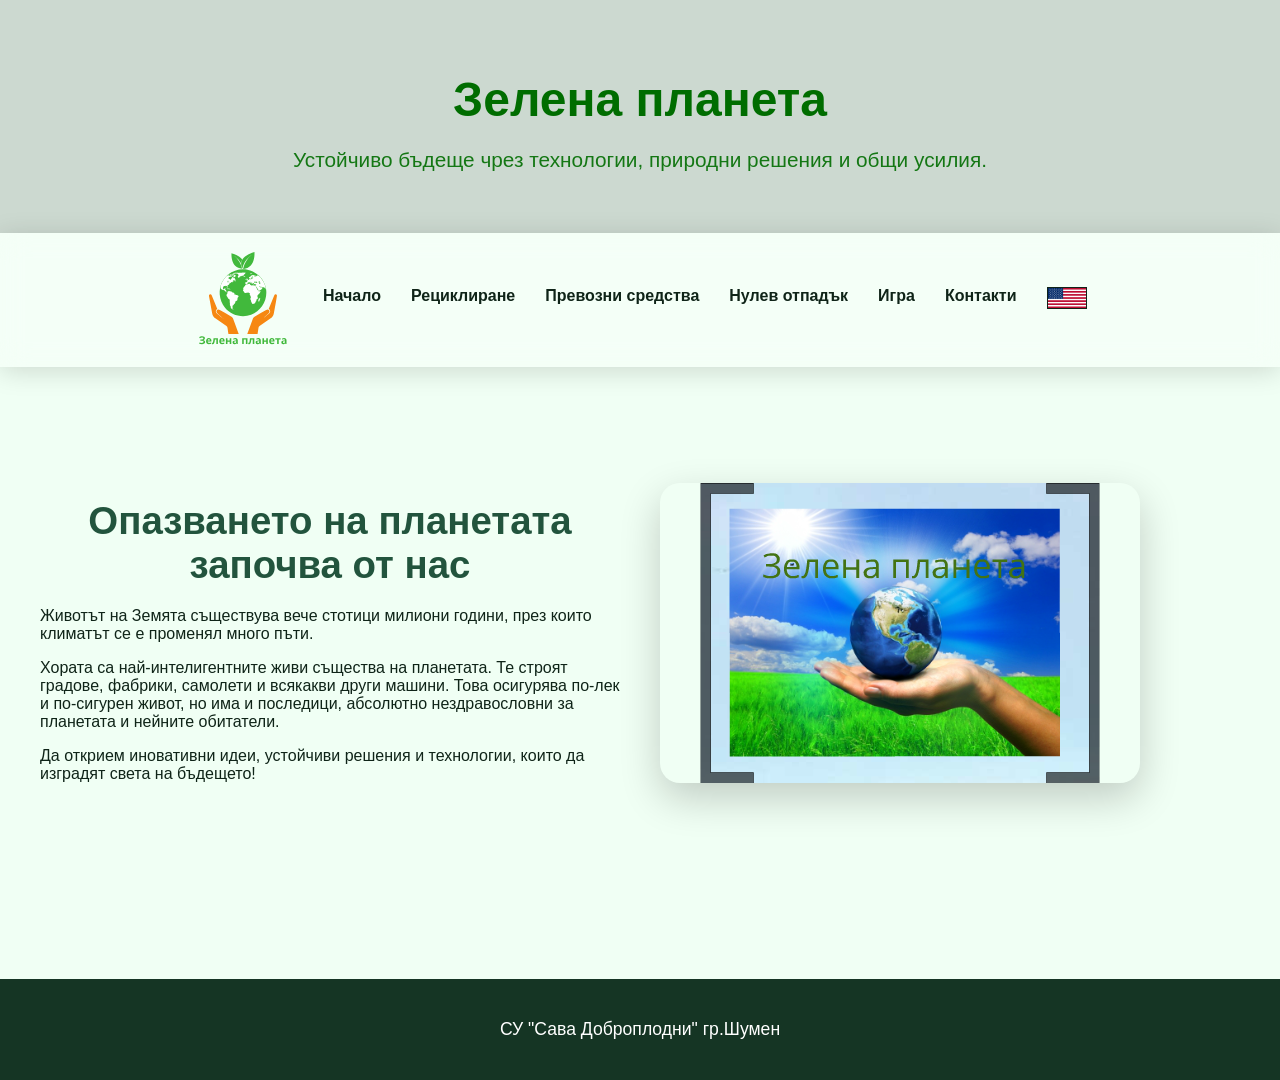
<file: index.html>
<!DOCTYPE html>
<html lang="bg">
<head>
  <meta charset="UTF-8" />
  <meta name="viewport" content="width=device-width, initial-scale=1.0" />
  <meta name="description" content="Сайт съдържащ информация за устойчиво бъдеще чрез технологии природни решения и общи усилия за нашата зелена планета." />
	<meta name="keywords" content="зелена,планета,рециклиране, превозни,средства,електромобили,околна среда,нулев,отпадък" />
	<meta name="author" content="Viktor i Teomir" />
	<meta name="classification" content="education" />
  <title>Зелена планета </title>
  <link rel="stylesheet" href="Styles/style.css">
<link rel="icon" href="images/logo_tab.png" sizes="32x32" >
  <script>
    function toggleMenu() {
      document.querySelector('.menu').classList.toggle('show');
    }
  </script>
</head>
<body>
  <header>
    <h1>Зелена планета</h1>
    <p>Устойчиво бъдеще чрез технологии, природни решения и общи усилия.</p>
  </header>

  <nav>
    <div class="logo">  <img src="images/logo.svg"  /></div>

    <div class="menu">
      <a href="index.html">Начало</a>
     <a href="reciklirane.html">Рециклиране</a>
      <a href="el.koli.html">Превозни средства</a>
	   <a href="nulev_otpadak.html">Нулев отпадък</a>
	    <a href="games_memory.html">Игра</a>
      <a href="kontakti.html">Контакти</a>
	  <a href="en/index.html" class="flag">
	  <img src="images/znameus.png" height="20" border="1px">
	  </a>
    </div>

    
  </nav>

  <section class="hero">
    <div>
      <h2>Опазването на планетата започва от нас</h2>
      <p>Животът на Земята съществува вече стотици милиони години, през които климатът се е променял много пъти.</p>
	  <p>Хората са най-интелигентните живи същества на планетата. Те строят градове, фабрики, самолети и всякакви други машини. 
	  Това осигурява по-лек и по-сигурен живот, но има и последици, абсолютно нездравословни за планетата и нейните обитатели.
	  </p>
	  <p>Да открием иновативни идеи, устойчиви решения и технологии, които да изградят света на бъдещето!</p>
    </div>

    <img src="images\header.png" alt="nature" />
  </section>
  
  
  
  <footer> СУ "Сава Доброплодни" гр.Шумен</footer>
</body>
</html>
</file>
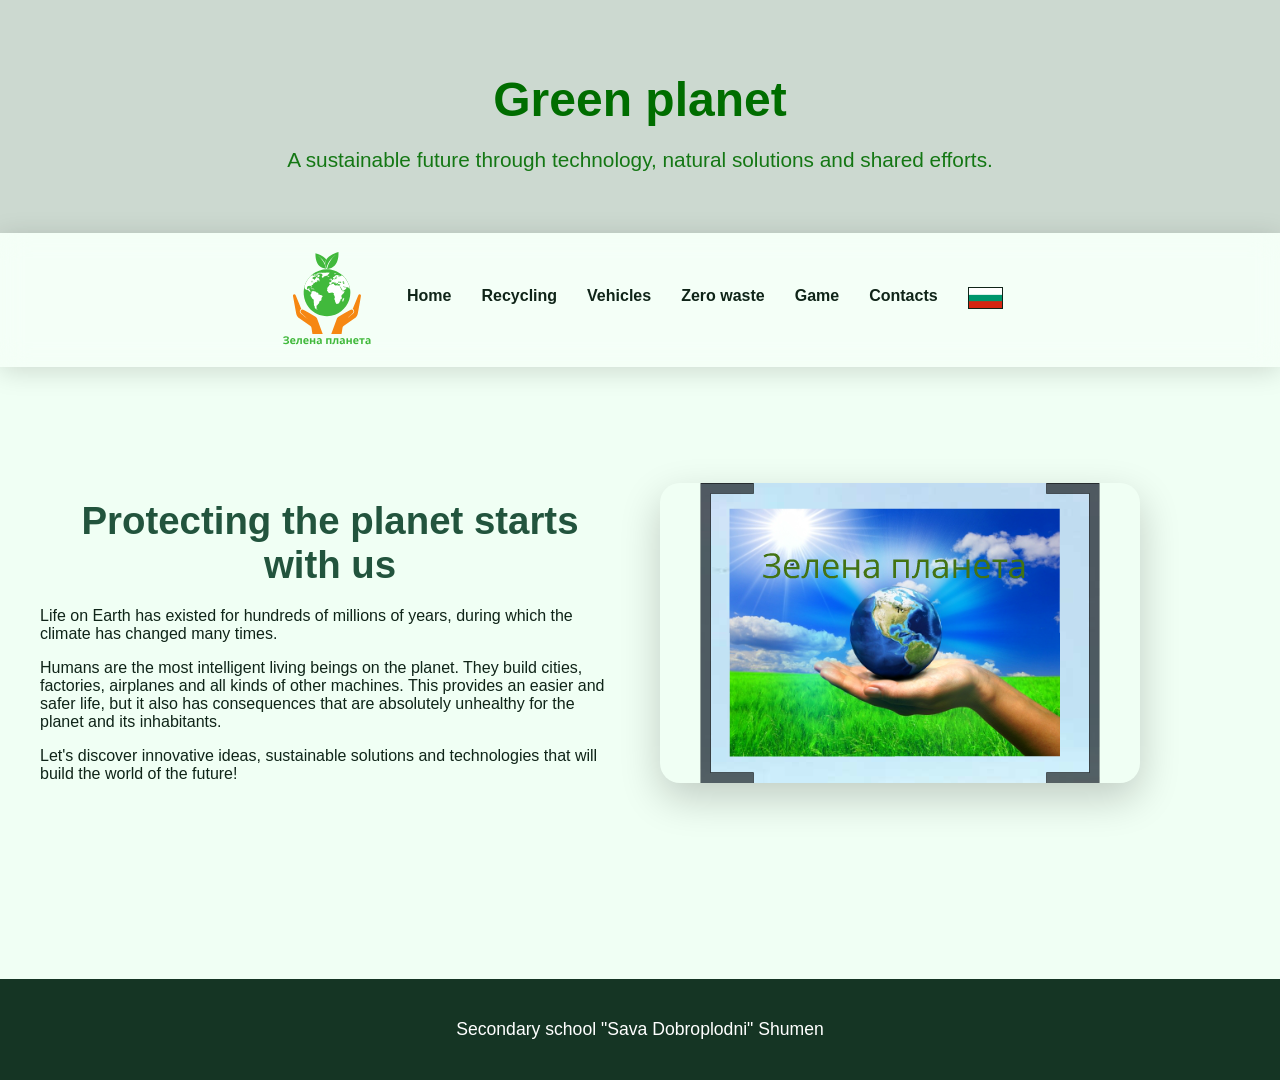
<file: en/index.html>
<!DOCTYPE html>
<html lang="bg">
<head>
  <meta charset="UTF-8" />
  <meta name="viewport" content="width=device-width, initial-scale=1.0" />
  <meta name="description" content="Сайт съдържащ информация за устойчиво бъдеще чрез технологии природни решения и общи усилия за нашата зелена планета." />
	<meta name="keywords" content="зелена,планета,рециклиране, превозни,средства,електромобили,околна среда,нулев,отпадък" />
	<meta name="author" content="Viktor i Teomir" />
	<meta name="classification" content="education" />
  <title>Green planet</title>
  <link rel="stylesheet" href="Styles/style.css">
<link rel="icon" href="images/logo_tab.png" sizes="32x32" >
  <script>
    function toggleMenu() {
      document.querySelector('.menu').classList.toggle('show');
    }
  </script>
</head>
<body>
  <header>
    <h1>Green planet</h1>
    <p>A sustainable future through technology, natural solutions and shared efforts.</p>
  </header>

  <nav>
    <div class="logo">  <img src="images/logo.svg"  /></div>

     <div class="menu">
      <a href="index.html">Home</a>
	  <a href="recycle.html">Recycling</a>
      <a href="el.vehicles.html">Vehicles</a>
	  <a href="zero_waste.html">Zero waste</a>
	  <a href="games_memory.html">Game</a>
      <a href="contacts.html">Contacts</a>
	  <a href="../index.html" class="flag">
	  <img src="images/flagbg.png" height="20" border="1px">
	  </a>
    </div>

    
  </nav>

  <section class="hero">
    <div>
      <h2>Protecting the planet starts with us</h2>
	<p>Life on Earth has existed for hundreds of millions of years, during which the climate has changed many times.</p>
	<p>Humans are the most intelligent living beings on the planet. They build cities, factories, airplanes and all kinds of other machines. 
	This provides an easier and safer life, but it also has consequences that are absolutely unhealthy for the planet and its inhabitants.
	</p>
<p>Let's discover innovative ideas, sustainable solutions and technologies that will build the world of the future!</p>
    </div>

    <img src="images\header.png" alt="nature" />
  </section>
  
  
  
  <footer>Secondary school "Sava Dobroplodni" Shumen</footer>
</body>
</html>
</file>
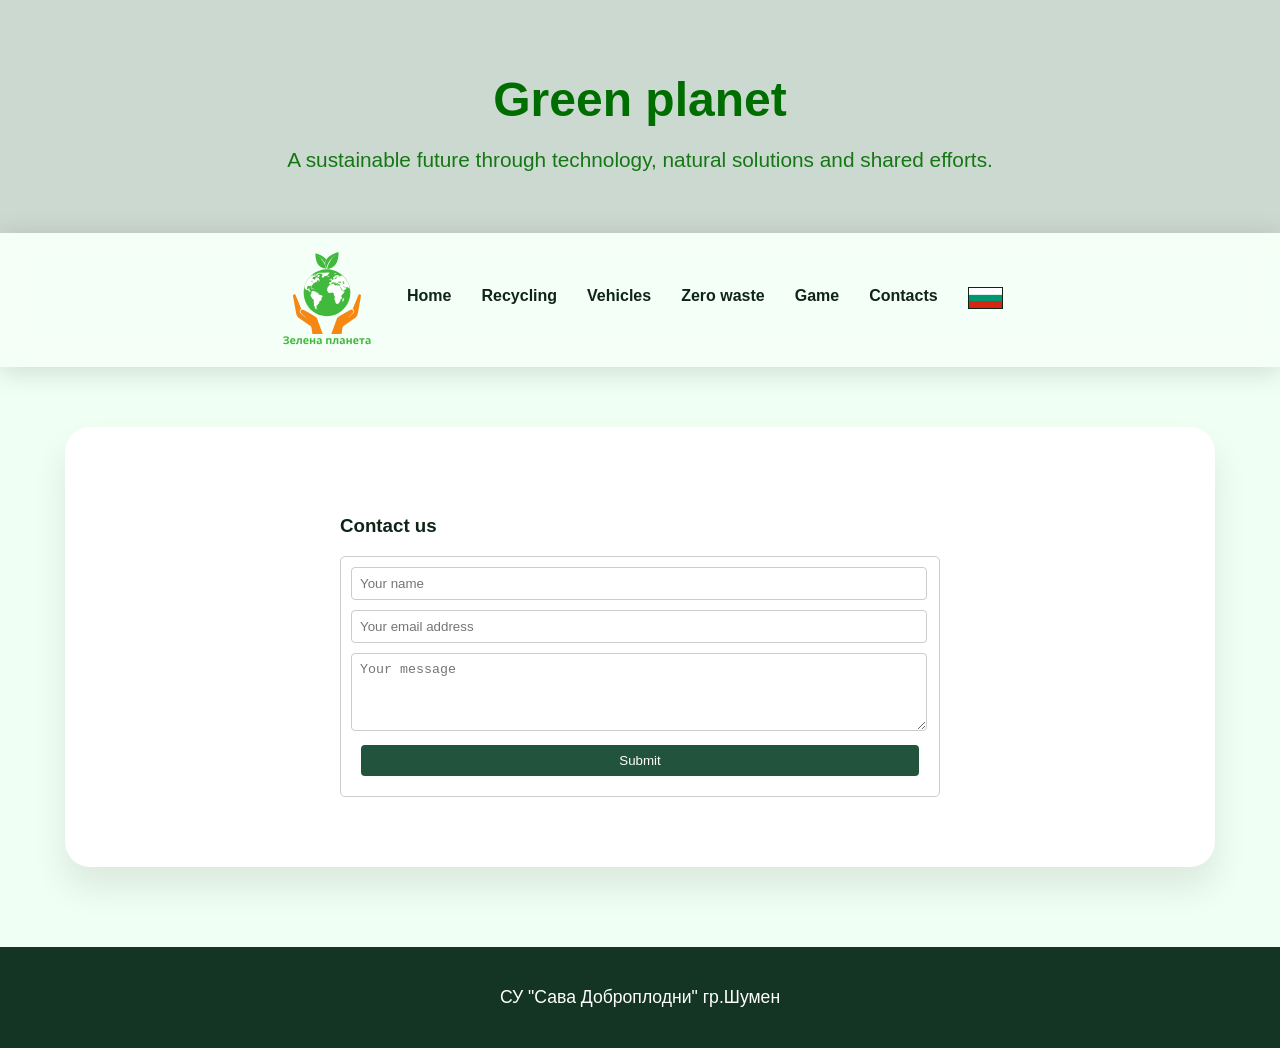
<file: contacts.html>
<!DOCTYPE html>
<html lang="bg">
<head>
  <meta charset="UTF-8" />
  <meta name="viewport" content="width=device-width, initial-scale=1.0" />
  <meta name="description" content="Сайт съдържащ информация за устойчиво бъдеще чрез технологии природни решения и общи усилия за нашата зелена планета." />
	<meta name="keywords" content="зелена,планета,рециклиране, превозни,средства,електромобили,околна среда,нулев,отпадък" />
	<meta name="author" content="Viktor i Teomir" />
	<meta name="classification" content="education" />
  <title>Green planet</title>
 <link rel="stylesheet" href="Styles/style.css">
<link rel="icon" href="images/logo_tab.png" sizes="32x32" >
  <script>
    function toggleMenu() {
      document.querySelector('.menu').classList.toggle('show');
    }
  </script>
</head>
<body>
  <header>
    <h1>Green planet</h1>
    <p>A sustainable future through technology, natural solutions and shared efforts.</p>
  </header>

  <nav>
    <div class="logo">  <img src="images/logo.svg"  /></div>

    <div class="menu">
      <a href="index.html">Home</a>
	  <a href="recycle.html">Recycling</a>
      <a href="el.vehicles.html">Vehicles</a>
	  <a href="zero_waste.html">Zero waste</a>
	  <a href="games_memory.html">Game</a>
      <a href="contacts.html">Contacts</a>
	  <a href="" class="flag">
	  <img src="images/flagbg.png" height="20" border="1px">
	  </a>
    </div>

    
  </nav>

 
  <section id="resources" class="section">
   <section id="contact">
  <h1>Contact us</h1>

  <form action="https://formsubmit.co/83a44c254eef5ec277ff828d39d5be11" method="POST" />
    <input id="name" type="text" name="name" placeholder="Your name" required>
    <input id="email" type="email" name="email" placeholder="Your email address" required>
    <textarea id="feedback" name="feedback" placeholder="Your message" rows="4" cols="50" required></textarea>
	<center>
    <input type="submit" value="Submit">
	</center>
  </form>
  
</section>
  </section>

  <footer>СУ "Сава Доброплодни" гр.Шумен</footer>
</body>
</html>
</file>
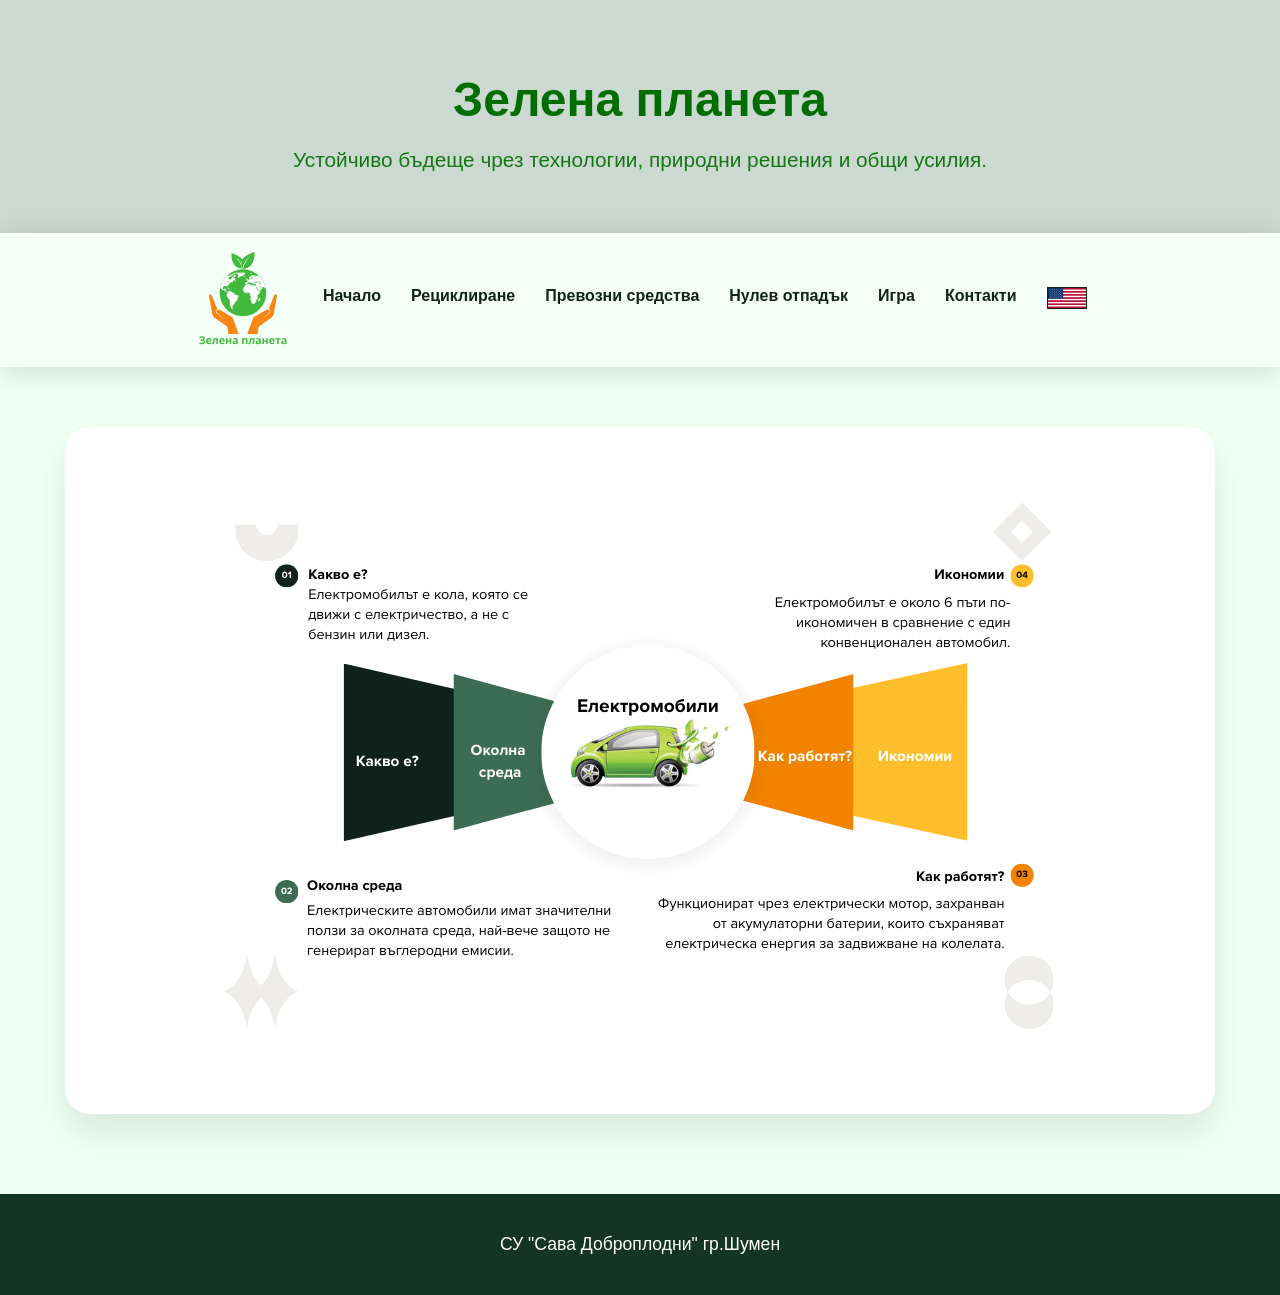
<file: el.koli.html>
<!DOCTYPE html>
<html lang="bg">
<head>
  <meta charset="UTF-8" />
  <meta name="viewport" content="width=device-width, initial-scale=1.0" />
  <meta name="description" content="Сайт съдържащ информация за устойчиво бъдеще чрез технологии природни решения и общи усилия за нашата зелена планета." />
	<meta name="keywords" content="зелена,планета,рециклиране, превозни,средства,електромобили,околна среда,нулев,отпадък" />
	<meta name="author" content="Viktor i Teomir" />
	<meta name="classification" content="education" />
  <title>Зелена планета </title>
 <link rel="stylesheet" href="Styles/style.css">
<script type="text/javascript" src="JavaScript/window_kakvo_e.js"></script> 
<script type="text/javascript" src="JavaScript/window_okolna_sreda.js"></script>
<script type="text/javascript" src="JavaScript/window_kak_rabotiat.js"></script>
<script type="text/javascript" src="JavaScript/window_ikonomii.js"></script>
<link rel="icon" href="images/logo_tab.png" sizes="32x32" >
  <script>
    function toggleMenu() {
      document.querySelector('.menu').classList.toggle('show');
    }
  </script
  <link rel="icon" href="logo_tab.png" sizes="32x32" >
</head>
<body>
  <header>
    <h1>Зелена планета</h1>
    <p>Устойчиво бъдеще чрез технологии, природни решения и общи усилия.</p>
  </header>

  <nav>
    <div class="logo">  <img src="images/logo.svg"  /></div>

     <div class="menu">
      <a href="index.html">Начало</a>
     <a href="reciklirane.html">Рециклиране</a>
      <a href="el.koli.html">Превозни средства</a>
	  <a href="nulev_otpadak.html">Нулев отпадък</a>
	  <a href="games_memory.html">Игра</a>
      <a href="kontakti.html">Контакти</a>
	  <a href="en/el.vehicles.html" class="flag">
	  <img src="images/znameus.png" height="20" border="1px">
	  </a>
    </div>
	
  
  </nav>
 
  
  <section id="resources" class="section">
  <div style="display: flex; justify-content: center;align-items: center;">
   <img src="images/process_cars.png" usemap="#carta_cars"> 
			<map name="carta_cars">
  
				<area shape="rect" coords="128,235,226,291" href="" onclick="popup_kakvo_e()" >
				<area shape="rect" coords="243,232,315,287" href="" onclick="popup_okolna_sreda()">
				
				<area shape="rect" coords="539,235,635,281" href="" onclick="popup_kak_rabotiat()">
				
				<area shape="rect" coords="641,232,742,286" href="" onclick="popup_ikonomii()">
				
				
			</map>
   </div>
  </section>

  <footer>СУ "Сава Доброплодни" гр.Шумен</footer>
</body>
</html>
</file>
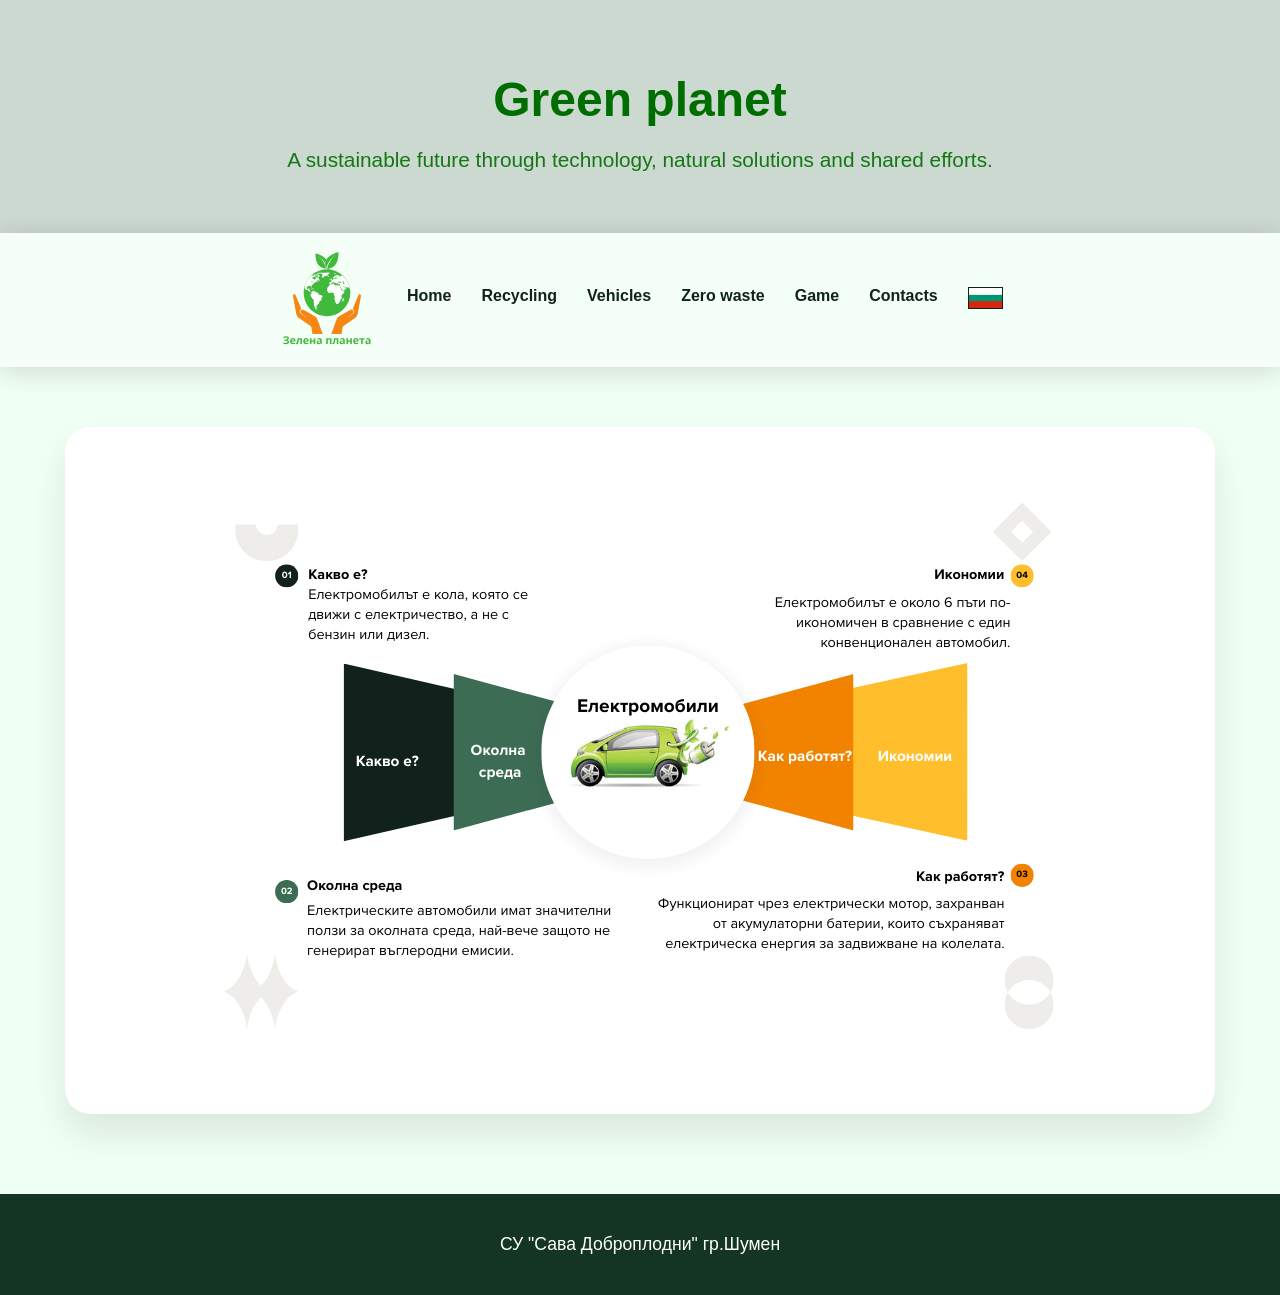
<file: el.vehicles.html>
<!DOCTYPE html>
<html lang="bg">
<head>
  <meta charset="UTF-8" />
  <meta name="viewport" content="width=device-width, initial-scale=1.0" />
  <meta name="description" content="A site containing information about sustainable future through technology, natural solutions and common efforts for our green planet." />
	<meta name="keywords" content="green, planet, recycling, vehicles, electric cars, environment, zero, waste" />
	<meta name="author" content="Viktor i Teomir" />
	<meta name="classification" content="education" />
  <title>Green planet</title>
 <link rel="stylesheet" href="Styles/style.css">
<script type="text/javascript" src="JavaScript/window_kakvo_e.js"></script> 
<script type="text/javascript" src="JavaScript/window_okolna_sreda.js"></script>
<script type="text/javascript" src="JavaScript/window_kak_rabotiat.js"></script>
<script type="text/javascript" src="JavaScript/window_ikonomii.js"></script>
<link rel="icon" href="images/logo_tab.png" sizes="32x32" >
  <script>
    function toggleMenu() {
      document.querySelector('.menu').classList.toggle('show');
    }
  </script
  <link rel="icon" href="logo_tab.png" sizes="32x32" >
</head>
<body>
  <header>
    <h1>Green planet</h1>
    <p>A sustainable future through technology, natural solutions and shared efforts.</p>
  </header>

  <nav>
    <div class="logo">  <img src="images/logo.svg"  /></div>

    <div class="menu">
      <a href="index.html">Home</a>
	  <a href="recycle.html">Recycling</a>
      <a href="el.vehicles.html">Vehicles</a>
	  <a href="zero_waste.html">Zero waste</a>
	  <a href="games_memory.html">Game</a>
      <a href="contacts.html">Contacts</a>
	  <a href="" class="flag">
	  <img src="images/flagbg.png" height="20" border="1px">
	  </a>
    </div>
	
  
  </nav>
 
  
  <section id="resources" class="section">
  <div style="display: flex; justify-content: center;align-items: center;">
   <img src="images/process_cars.png" usemap="#carta_cars"> 
			<map name="carta_cars">
  
				<area shape="rect" coords="142,239,207,276" href="" onclick="popup_kakvo_e()" >
				<area shape="rect" coords="238,249,321,266" href="" onclick="popup_okolna_sreda()">
				
				<area shape="rect" coords="541,243,631,283" href="" onclick="popup_kak_rabotiat()">
				
				<area shape="rect" coords="660,250,740,280" href="" onclick="popup_ikonomii()">
				
				
			</map>
   </div>
  </section>

  <footer>СУ "Сава Доброплодни" гр.Шумен</footer>
</body>
</html>
</file>
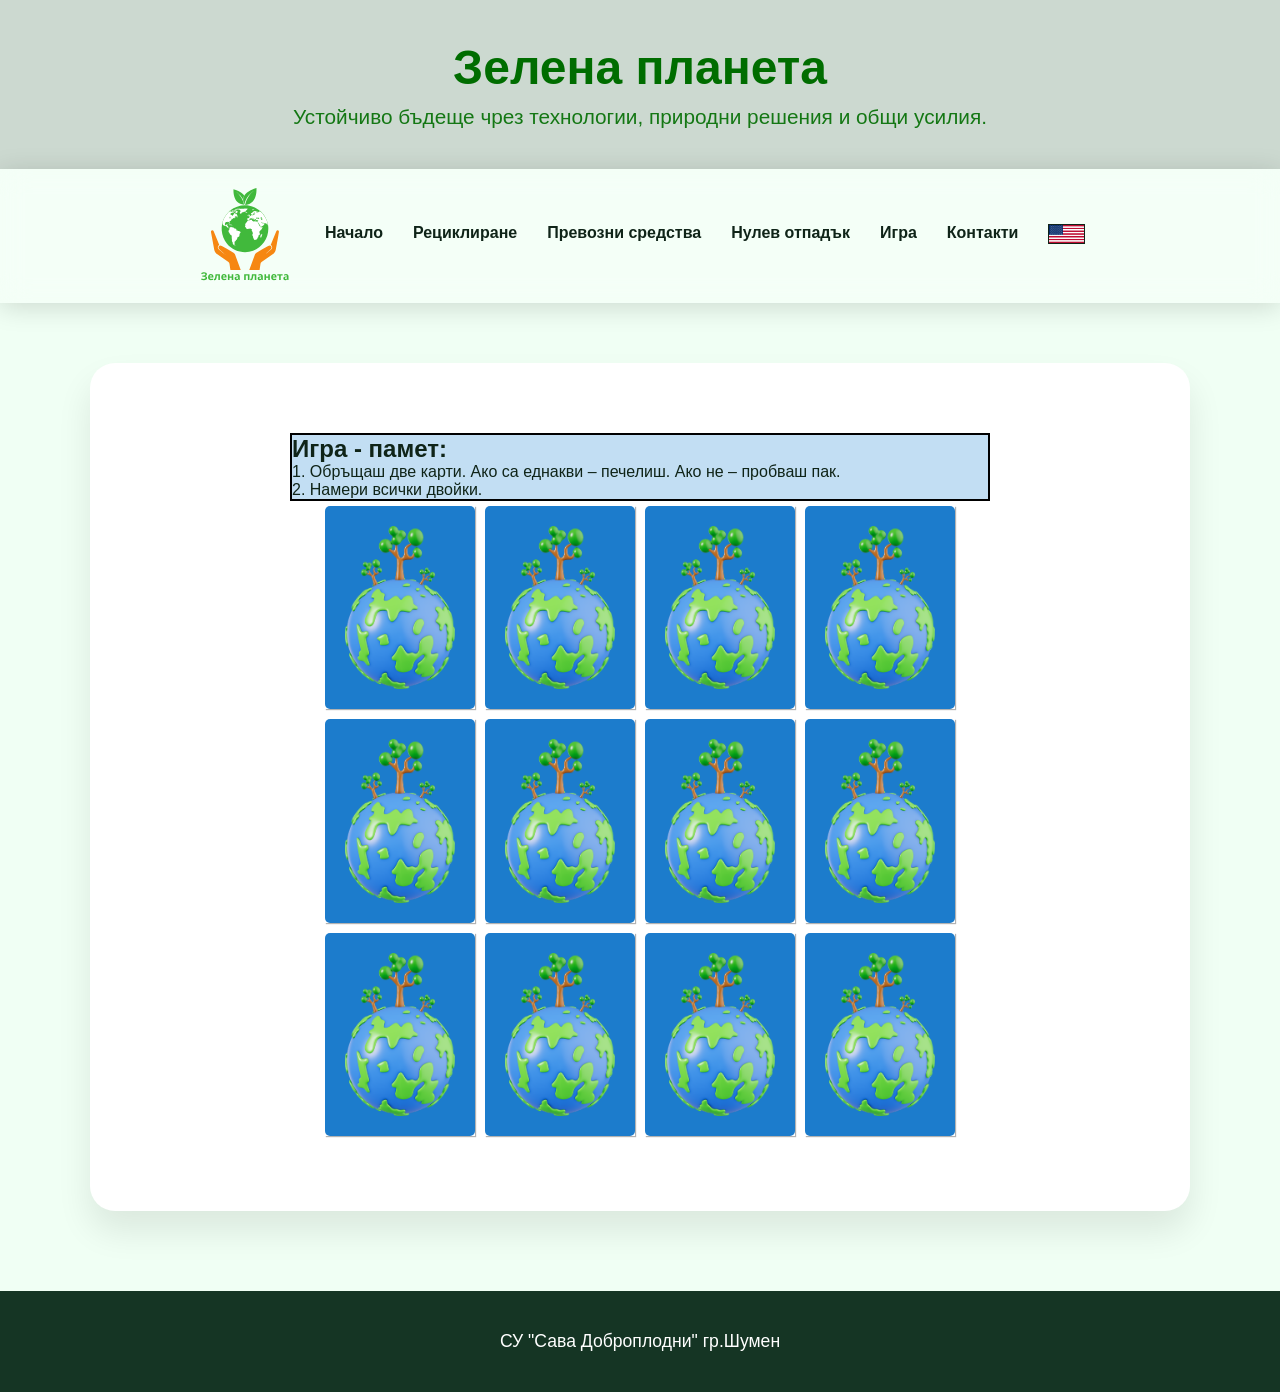
<file: games_memory.html>
<!DOCTYPE html>
<html lang="bg">
<head>
  <meta charset="UTF-8" />
  <meta name="viewport" content="width=device-width, initial-scale=1.0" />
  <meta name="description" content="Сайт съдържащ информация за устойчиво бъдеще чрез технологии природни решения и общи усилия за нашата зелена планета." />
	<meta name="keywords" content="зелена,планета,рециклиране, превозни,средства,електромобили,околна среда,нулев,отпадък" />
	<meta name="author" content="Viktor i Teomir" />
	<meta name="classification" content="education" />
  <title>Зелена планета </title>
 <link rel="stylesheet" href="Styles/style.css">
  <link rel="stylesheet" href="Styles/styles_memory.css">
<link rel="icon" href="images/logo_tab.png" sizes="32x32" >
 
</head>
<body>
  <header>
    <h1>Зелена планета</h1>
    <p>Устойчиво бъдеще чрез технологии, природни решения и общи усилия.</p>
  </header>

  <nav>
   <div class="logo">  <img src="images/logo.svg"  /></div>

     <div class="menu">
      <a href="index.html">Начало</a>
     <a href="reciklirane.html">Рециклиране</a>
      <a href="el.koli.html">Превозни средства</a>
	  <a href="nulev_otpadak.html">Нулев отпадък</a>
	  <a href="games_memory.html">Игра</a>
      <a href="kontakti.html">Контакти</a>
	  <a href="en/games_memory.html" class="flag">
	  <img src="images/znameus.png" height="20" border="1px">
	  </a>
    </div>
	
    
  </nav>
  
 <section id="resources" class="section">
 
 <div style="max-width:700px;margin: 0 auto;background-color: #c2def3;border: 2px solid black">
 <h1>Игра - памет:</h1>
 <p>
 1. Обръщаш две карти. Ако са еднакви – печелиш. Ако не – пробваш пак.<br>
2. Намери всички двойки.
</p>
</div>
 <div class="memory-game">
 
    <div class="memory-card" data-framework="aurelia">
      <img class="front-face" src="images/1.png" alt="Aurelia" />
      <img class="back-face" src="images/top.png" alt="JS Badge" />
    </div>
    <div class="memory-card" data-framework="aurelia">
      <img class="front-face" src="images/1.png" alt="Aurelia" />
      <img class="back-face" src="images/top.png" alt="JS Badge" />
    </div>

    <div class="memory-card" data-framework="vue">
      <img class="front-face" src="images/2.png" alt="Vue" />
      <img class="back-face" src="images/top.png" alt="JS Badge" />
    </div>
    <div class="memory-card" data-framework="vue">
      <img class="front-face" src="images/2.png" alt="Vue" />
      <img class="back-face" src="images/top.png" alt="JS Badge" />
    </div>

    <div class="memory-card" data-framework="angular">
      <img class="front-face" src="images/3.png" alt="Angular" />
      <img class="back-face" src="images/top.png" alt="JS Badge" />
    </div>
    <div class="memory-card" data-framework="angular">
      <img class="front-face" src="images/3.png" alt="Angular" />
      <img class="back-face" src="images/top.png" alt="JS Badge" />
    </div>

    <div class="memory-card" data-framework="ember">
      <img class="front-face" src="images/4.png" alt="Ember" />
      <img class="back-face" src="images/top.png" alt="JS Badge" />
    </div>
    <div class="memory-card" data-framework="ember">
      <img class="front-face" src="images/4.png" alt="Ember" />
      <img class="back-face" src="images/top.png" alt="JS Badge" />
    </div>

    <div class="memory-card" data-framework="backbone">
      <img class="front-face" src="images/5.png" alt="Backbone" />
      <img class="back-face" src="images/top.png" alt="JS Badge" />
    </div>
    <div class="memory-card" data-framework="backbone">
      <img class="front-face" src="images/5.png" alt="Backbone" />
      <img class="back-face" src="images/top.png" alt="JS Badge" />
    </div>

    <div class="memory-card" data-framework="react">
      <img class="front-face" src="images/6.png" alt="React" />
      <img class="back-face" src="images/top.png" alt="JS Badge" />
    </div>
    <div class="memory-card" data-framework="react">
      <img class="front-face" src="images/6.png" alt="React" />
      <img class="back-face" src="images/top.png" alt="JS Badge" />
    </div>

  </div>
  
   
  </section>
  
 <script src="JavaScript/scripts_memory.js"></script>
  <footer>СУ "Сава Доброплодни" гр.Шумен</footer>
</body>
</html>
</file>
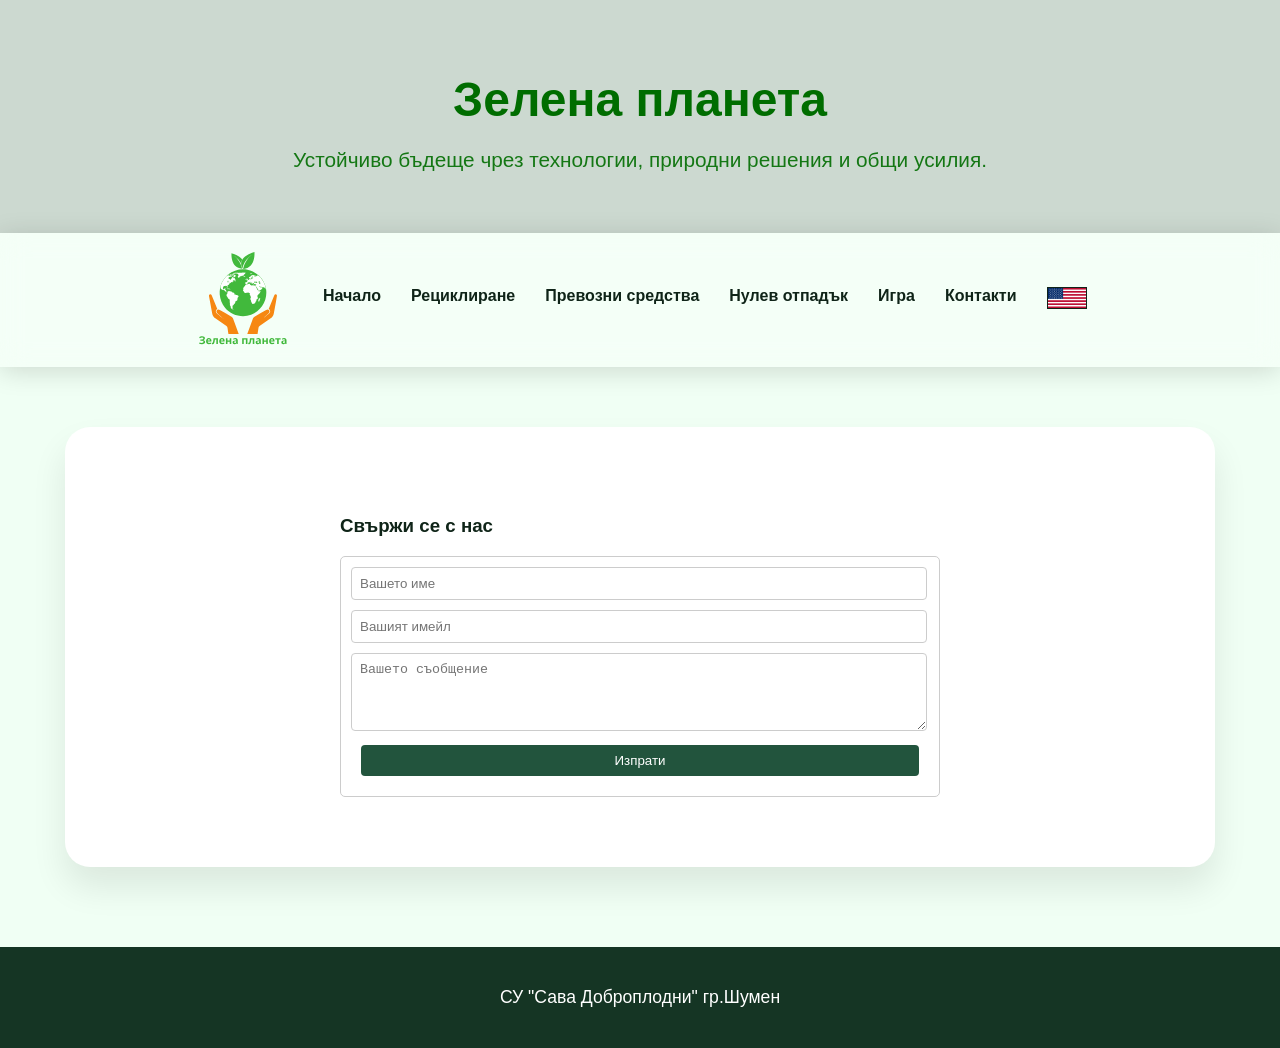
<file: kontakti.html>
<!DOCTYPE html>
<html lang="bg">
<head>
  <meta charset="UTF-8" />
  <meta name="viewport" content="width=device-width, initial-scale=1.0" />
  <meta name="description" content="Сайт съдържащ информация за устойчиво бъдеще чрез технологии природни решения и общи усилия за нашата зелена планета." />
	<meta name="keywords" content="зелена,планета,рециклиране, превозни,средства,електромобили,околна среда,нулев,отпадък" />
	<meta name="author" content="Viktor i Teomir" />
	<meta name="classification" content="education" />
  <title>Зелена планета </title>
 <link rel="stylesheet" href="Styles/style.css">
<link rel="icon" href="images/logo_tab.png" sizes="32x32" >
  <script>
    function toggleMenu() {
      document.querySelector('.menu').classList.toggle('show');
    }
  </script>
</head>
<body>
  <header>
    <h1>Зелена планета</h1>
    <p>Устойчиво бъдеще чрез технологии, природни решения и общи усилия.</p>
  </header>

  <nav>
    <div class="logo">  <img src="images/logo.svg"  /></div>

     <div class="menu">
      <a href="index.html">Начало</a>
     <a href="reciklirane.html">Рециклиране</a>
      <a href="el.koli.html">Превозни средства</a>
	  <a href="nulev_otpadak.html">Нулев отпадък</a>
	  <a href="games_memory.html">Игра</a>
      <a href="kontakti.html">Контакти</a>
	  <a href="en/index.html" class="flag">
	  <img src="images/znameus.png" height="20" border="1px">
	  </a>
    </div>

    
  </nav>

 
  <section id="resources" class="section">
   <section id="contact">
  <h1>Свържи се с нас</h1>

  <form action="https://formsubmit.co/83a44c254eef5ec277ff828d39d5be11" method="POST" />
    <input id="name" type="text" name="name" placeholder="Вашето име" required>
    <input id="email" type="email" name="email" placeholder="Вашият имейл" required>
    <textarea id="feedback" name="feedback" placeholder="Вашето съобщение" rows="4" cols="50" required></textarea>
	<center>
    <input type="submit" value="Изпрати">
	</center>
  </form>
  
</section>
  </section>

  <footer>СУ "Сава Доброплодни" гр.Шумен</footer>
</body>
</html>
</file>
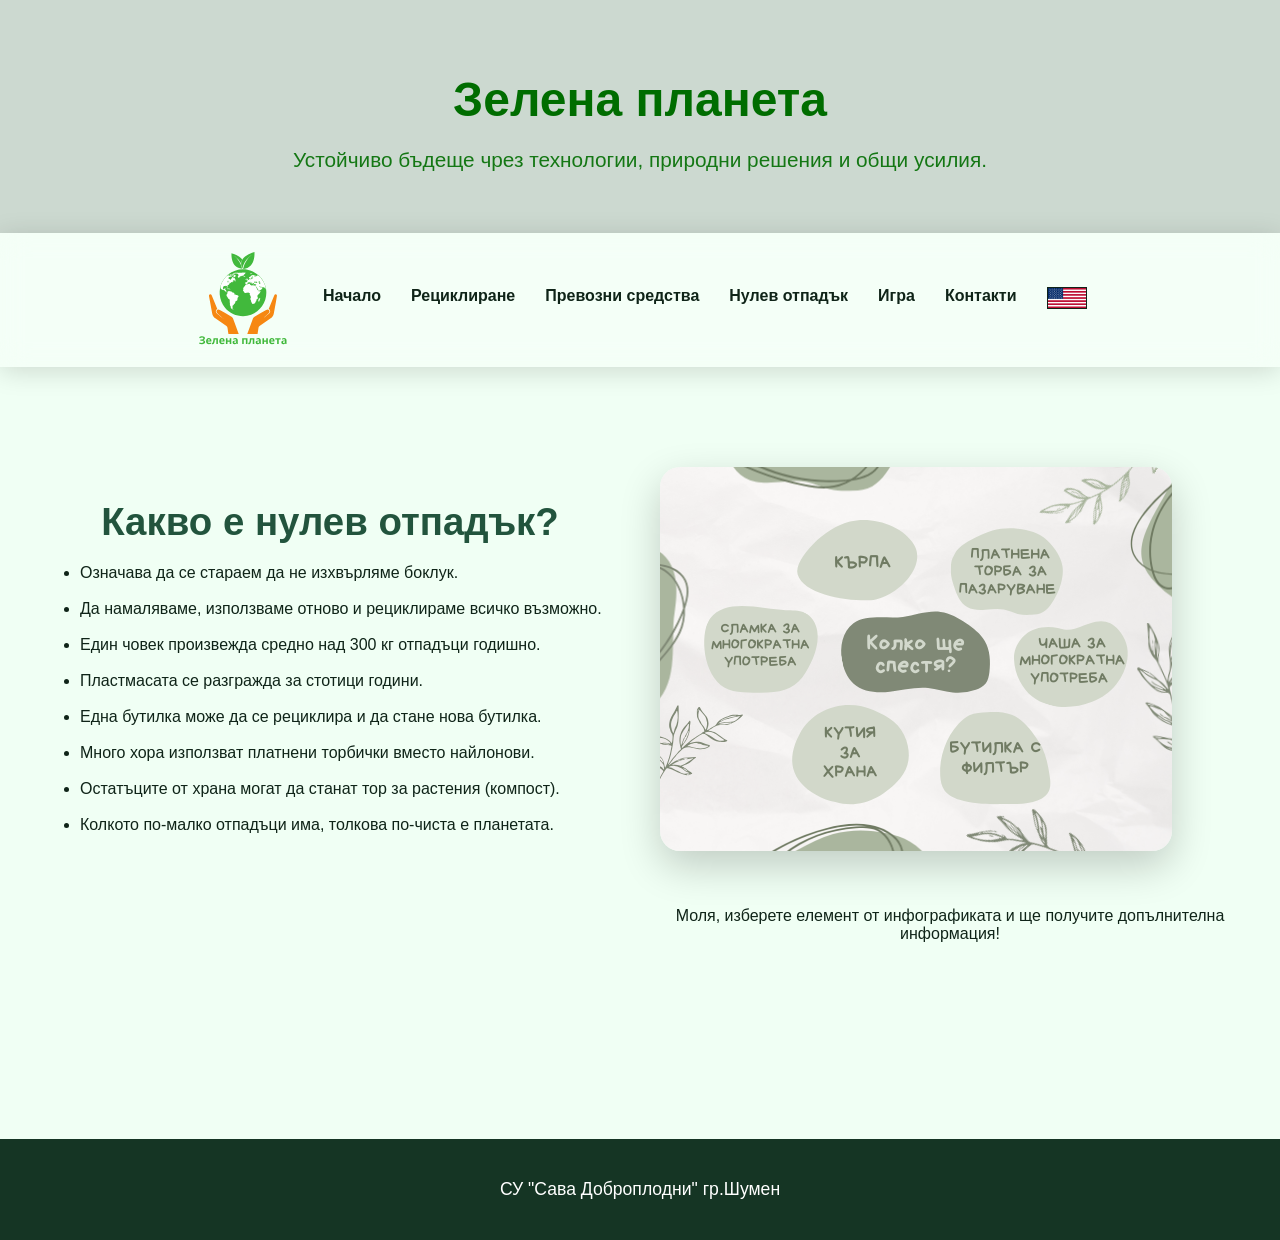
<file: nulev_otpadak.html>
<!DOCTYPE html>
<html lang="bg">
<head>
  <meta charset="UTF-8" />
  <meta name="viewport" content="width=device-width, initial-scale=1.0" />
  <meta name="description" content="Сайт съдържащ информация за устойчиво бъдеще чрез технологии природни решения и общи усилия за нашата зелена планета." />
	<meta name="keywords" content="зелена,планета,рециклиране, превозни,средства,електромобили,околна среда,нулев,отпадък" />
	<meta name="author" content="Viktor i Teomir" />
	<meta name="classification" content="education" />
  <title>Зелена планета </title>
 <link rel="stylesheet" href="Styles/style.css">
<script type="text/javascript" src="JavaScript/window_kurpa.js"></script> 
<script type="text/javascript" src="JavaScript/window_torba.js"></script> 
<script type="text/javascript" src="JavaScript/window_chasha.js"></script> 
<script type="text/javascript" src="JavaScript/window_butilka.js"></script>
<script type="text/javascript" src="JavaScript/window_kutiq.js"></script>
<script type="text/javascript" src="JavaScript/window_slamka.js"></script>
<script type="text/javascript" src="JavaScript/window_trinket.js"></script>
<link rel="icon" href="images/logo_tab.png" sizes="32x32" >
  <script>
    function toggleMenu() {
      document.querySelector('.menu').classList.toggle('show');
    }
  </script>
</head>
<body>
  <header>
    <h1>Зелена планета</h1>
    <p>Устойчиво бъдеще чрез технологии, природни решения и общи усилия.</p>
  </header>

  <nav>
    <div class="logo">  <img src="images/logo.svg"  /></div>

     <div class="menu">
      <a href="index.html">Начало</a>
      <a href="reciklirane.html">Рециклиране</a>
      <a href="el.koli.html">Превозни средства</a>
	  <a href="nulev_otpadak.html">Нулев отпадък</a>
	  <a href="games_memory.html">Игра</a>
      <a href="kontakti.html">Контакти</a>
	  <a href="en/zero_waste.html" class="flag">
	  <img src="images/znameus.png" height="20" border="1px">
	  </a>
    </div>
	
   
  </nav>
 <section class="hero">
    <div>
		<h2>Какво е нулев отпадък?</h2>
	  <ul class="check-list">
      <li>Означава да се стараем да не изхвърляме боклук. </li>
	  <br>
	  <li>Да намаляваме, използваме отново и рециклираме всичко възможно.</li>
	<br>
		<li>Един човек произвежда средно над 300 кг отпадъци годишно.</li>
<br>
	<li>Пластмасата се разгражда за стотици години.</li>
<br>
	<li>Една бутилка може да се рециклира и да стане нова бутилка.</li>
<br>
	<li>Много хора използват платнени торбички вместо найлонови.</li>
<br>
	<li>Остатъците от храна могат да станат тор за растения (компост).</li>
<br>
	<li>Колкото по-малко отпадъци има, толкова по-чиста е планетата.</li>

	
	</ul>
	</div>
	<img src="images\nulev_otpadak.png" usemap="#nulev_otpadak">
			<map name="nulev_otpadak">
  
				<area shape="rect" coords="140,53,254,129" href="" onclick="popup_kurpa()" >
				<area shape="rect" coords="300,66,386,173" href="" onclick="popup_torba()" >
				<area shape="rect" coords="389,162,580,331" href="" onclick="popup_chasha()">
				<area shape="rect" coords="283,246,391,338" href="" onclick="popup_butilka()" >
				<area shape="rect" coords="135,240,246,334" href="" onclick="popup_kutiq()" >
				<area shape="rect" coords="48,138,154,221" href="" onclick="popup_slamka()" >
				<area shape="rect" coords="188,157,329,221" href="" onclick="popup_trinket()" >
				
			</map>
			<div><center><p>Моля, изберете елемент от инфографиката и ще получите допълнителна информация!</p></center></div>
</section>

  <footer>СУ "Сава Доброплодни" гр.Шумен</footer>
</body>
</html>
</file>
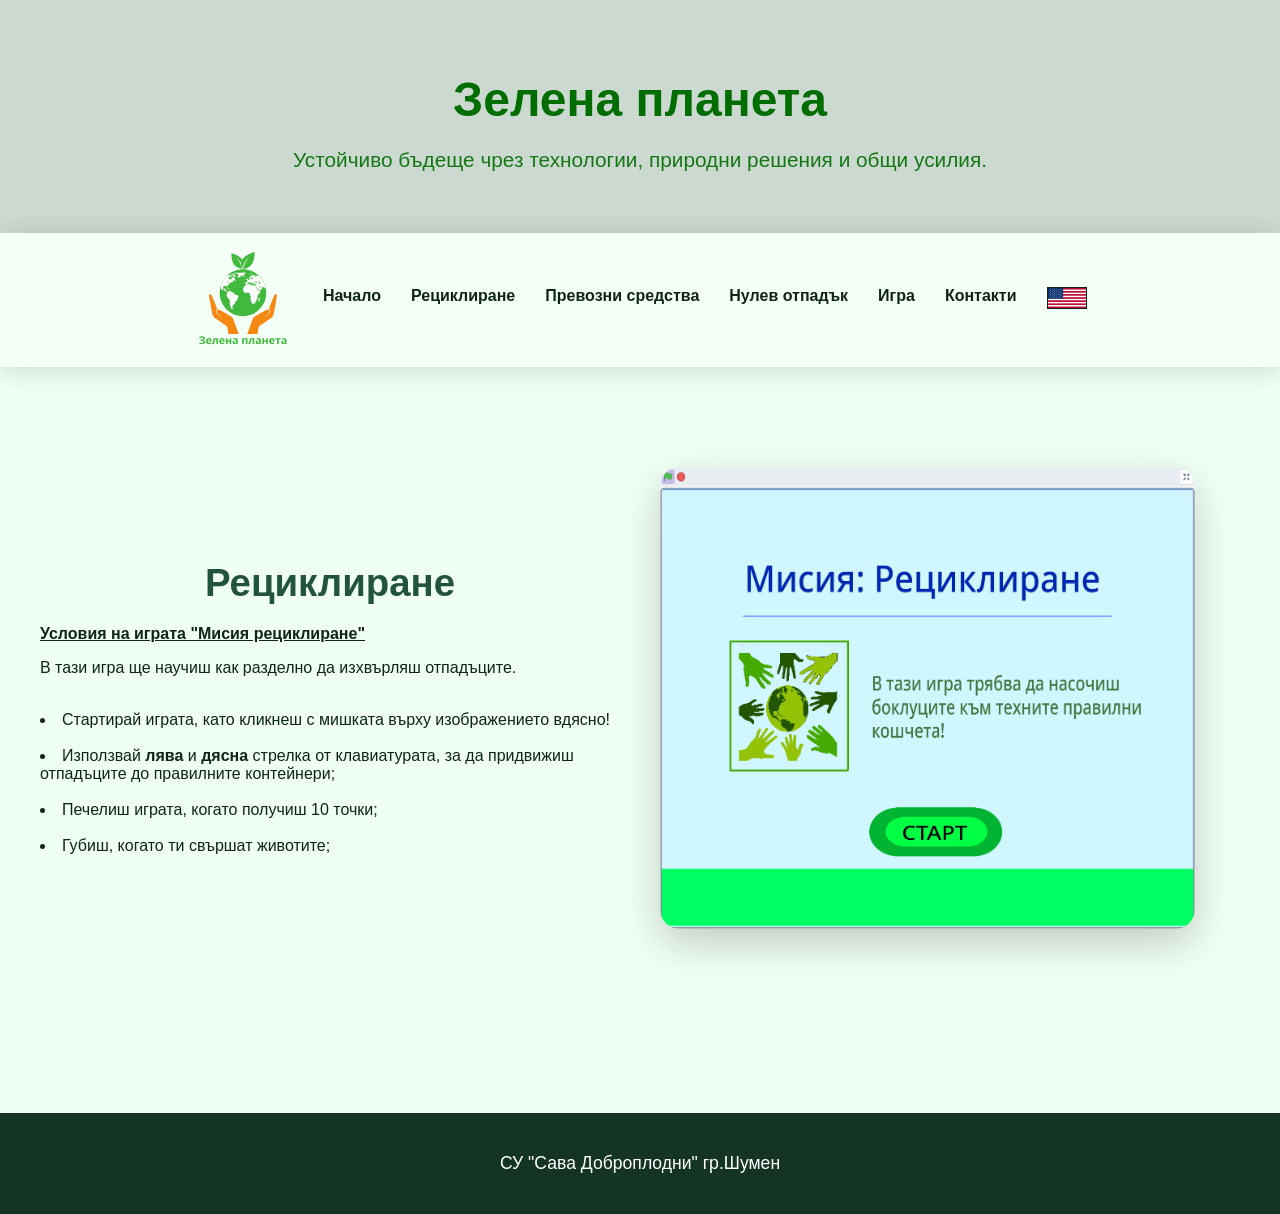
<file: reciklirane.html>
<!DOCTYPE html>
<html lang="bg">
<head>
  <meta charset="UTF-8" />
  
  <meta name="viewport" content="width=device-width, initial-scale=1.0">
	<meta name="description" content="Сайт съдържащ информация за устойчиво бъдеще чрез технологии природни решения и общи усилия за нашата зелена планета." />
	<meta name="keywords" content="зелена,планета,рециклиране, превозни,средства,електромобили,околна среда,нулев,отпадък" />
	<meta name="author" content="Viktor i Teomir" />
	<meta name="classification" content="education" />
  <title>Зелена планета </title>
 <link rel="stylesheet" href="Styles/style.css">
<link rel="icon" href="images/logo_tab.png" sizes="32x32" >
  <script>
    function toggleMenu() {
      document.querySelector('.menu').classList.toggle('show');
    }
  </script>
</head>
<body>
  <header>
    <h1>Зелена планета</h1>
    <p>Устойчиво бъдеще чрез технологии, природни решения и общи усилия.</p>
  </header>

  <nav>
    <div class="logo">  <img src="images/logo.svg"  /></div>

      <div class="menu">
      <a href="index.html">Начало</a>
      <a href="reciklirane.html">Рециклиране</a>
      <a href="el.koli.html">Превозни средства</a>
	  <a href="nulev_otpadak.html">Нулев отпадък</a>
	  <a href="games_memory.html">Игра</a>
      <a href="kontakti.html">Контакти</a>
	  <a href="en/recycle.html" class="flag">
	  <img src="images/znameus.png" height="20" border="1px">
	  </a>
    </div>
	
    
  </nav>

  <section class="hero">
    <div>
      <h2>Рециклиране</h2>
	  <p><b><u>Условия на играта "Мисия рециклиране"</u></b></p>
      <p>В тази игра ще научиш как разделно да изхвърляш отпадъците.<br><br>

<li>Стартирай играта, като кликнеш с мишката върху изображението вдясно!</li>
<br>
<li>Използвай <b>лява</b> и <b>дясна</b> стрелка от клавиатурата, за да придвижиш отпадъците до правилните контейнери; </li>
<br><li> Печелиш играта, когато получиш 10 точки;</li>
<br><li>Губиш, когато ти свършат животите;</li>
</p>
    </div>
<a href="https://scratch.mit.edu/projects/1283141462/fullscreen">
<img src="images/reciklirane.png" width="535" height="462">	
</a>

   
  </section>

  

  <footer>СУ "Сава Доброплодни" гр.Шумен</footer>
</body>
</html>
</file>
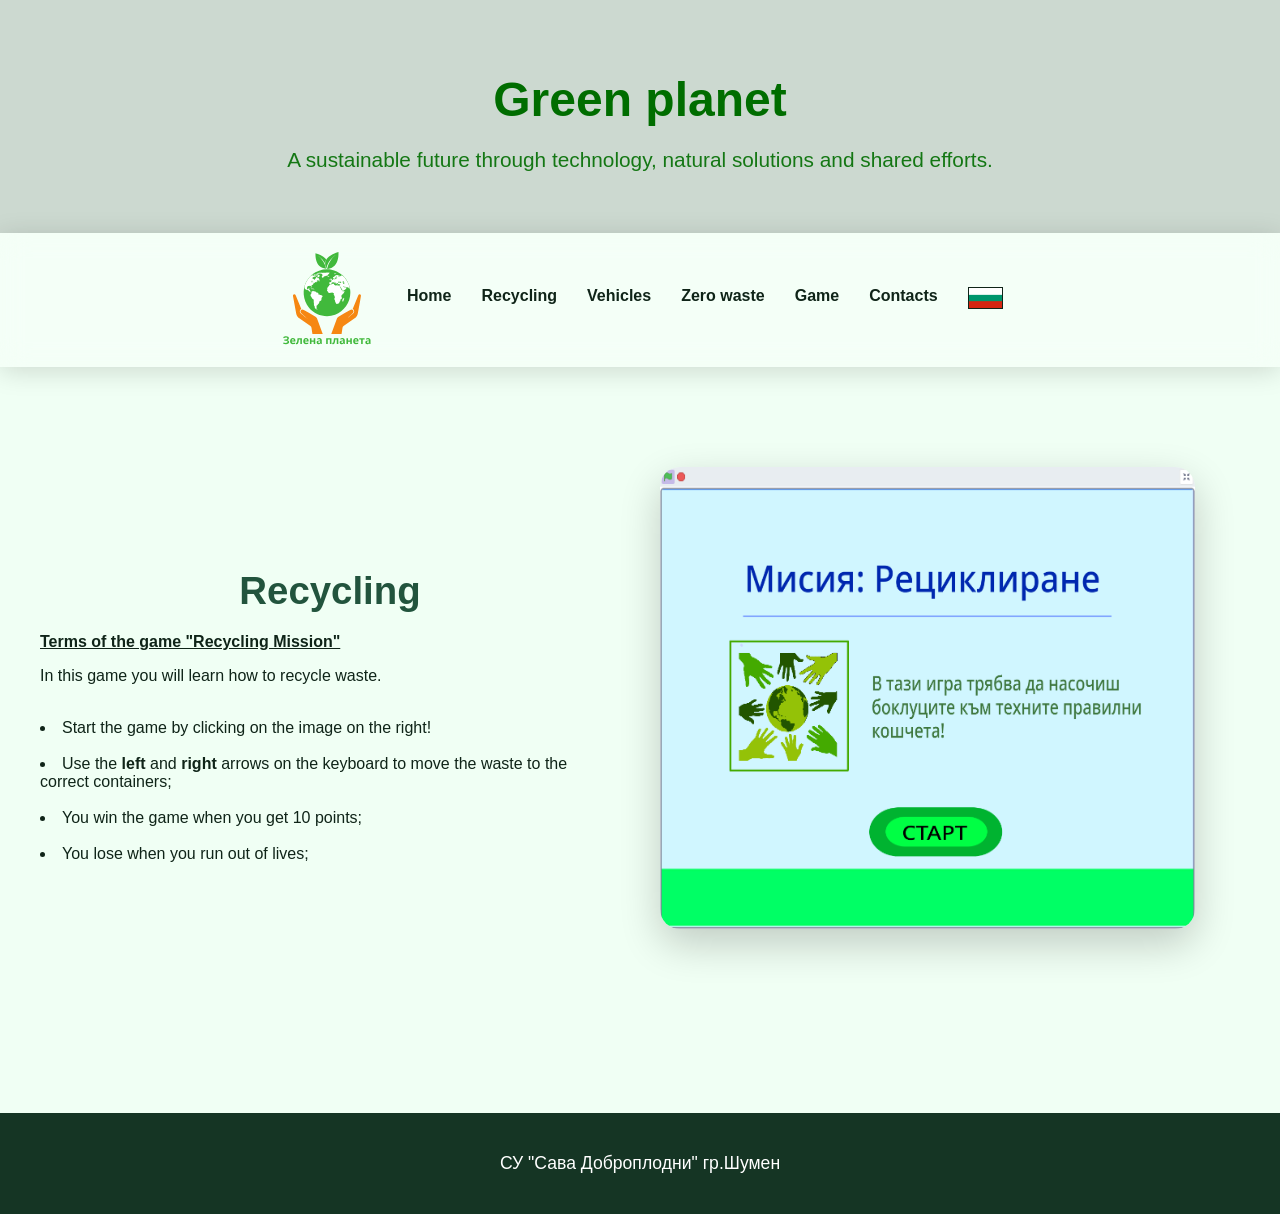
<file: recycle.html>
<!DOCTYPE html>
<html lang="bg">
<head>
  <meta charset="UTF-8" />
  
  <meta name="viewport" content="width=device-width, initial-scale=1.0">
	<meta name="description" content="Сайт съдържащ информация за устойчиво бъдеще чрез технологии природни решения и общи усилия за нашата зелена планета." />
	<meta name="keywords" content="зелена,планета,рециклиране, превозни,средства,електромобили,околна среда,нулев,отпадък" />
	<meta name="author" content="Viktor i Teomir" />
	<meta name="classification" content="education" />
  <title>Green planet</title>
 <link rel="stylesheet" href="Styles/style.css">
<link rel="icon" href="images/logo_tab.png" sizes="32x32" >
  <script>
    function toggleMenu() {
      document.querySelector('.menu').classList.toggle('show');
    }
  </script>
</head>
<body>
  <header>
    <h1>Green planet</h1>
    <p>A sustainable future through technology, natural solutions and shared efforts.</p>
  </header>

  <nav>
    <div class="logo">  <img src="images/logo.svg"  /></div>

    <div class="menu">
      <a href="index.html">Home</a>
	  <a href="recycle.html">Recycling</a>
      <a href="el.vehicles.html">Vehicles</a>
	  <a href="zero_waste.html">Zero waste</a>
	  <a href="games_memory.html">Game</a>
      <a href="contacts.html">Contacts</a>
	  <a href="" class="flag">
	  <img src="images/flagbg.png" height="20" border="1px">
	  </a>
    </div>
	
    
  </nav>

  <section class="hero">
    <div>
      <h2>Recycling</h2>
	<p><b><u>Terms of the game "Recycling Mission"</u></b></p>
	<p>In this game you will learn how to recycle waste.<br><br>

<li>Start the game by clicking on the image on the right!</li>
<br>
<li>Use the <b>left</b> and <b>right</b> arrows on the keyboard to move the waste to the correct containers; </li>
<br><li> You win the game when you get 10 points;</li>
<br><li>You lose when you run out of lives;</li>
    </div>
<a href="https://scratch.mit.edu/projects/1283141462/fullscreen">
<img src="images/reciklirane.png" width="535" height="462">	
</a>

   
  </section>

  

  <footer>СУ "Сава Доброплодни" гр.Шумен</footer>
</body>
</html>
</file>
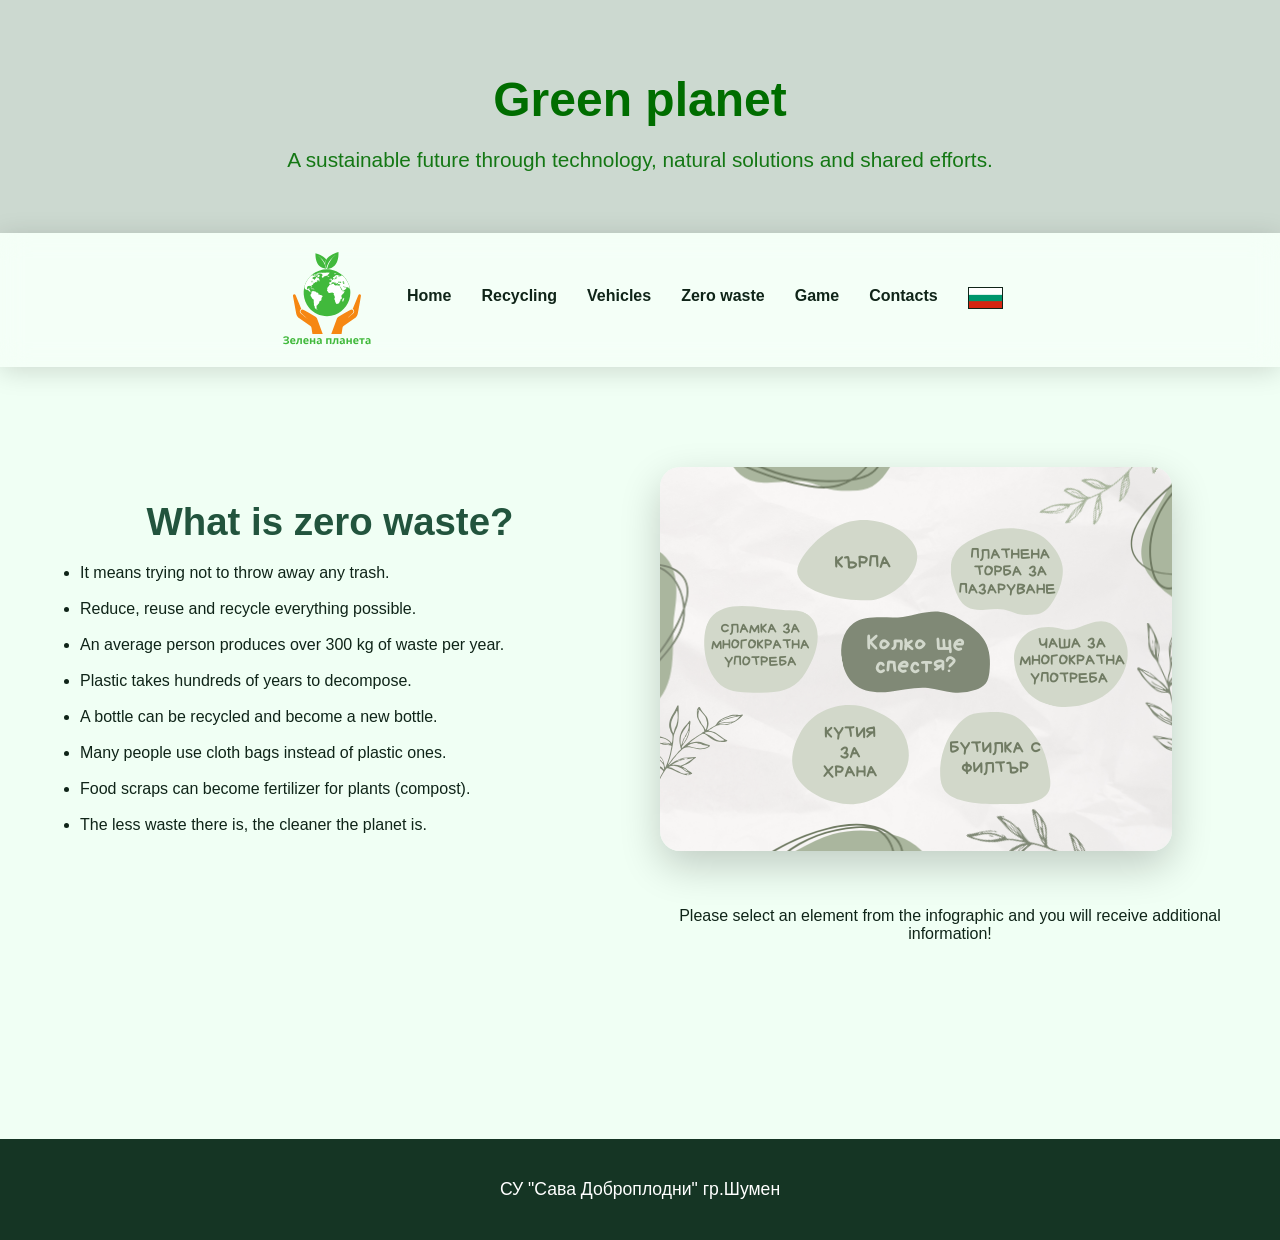
<file: zero_waste.html>
<!DOCTYPE html>
<html lang="bg">
<head>
  <meta charset="UTF-8" />
  <meta name="viewport" content="width=device-width, initial-scale=1.0" />
  <meta name="description" content="Сайт съдържащ информация за устойчиво бъдеще чрез технологии природни решения и общи усилия за нашата зелена планета." />
	<meta name="keywords" content="зелена,планета,рециклиране, превозни,средства,електромобили,околна среда,нулев,отпадък" />
	<meta name="author" content="Viktor i Teomir" />
	<meta name="classification" content="education" />
  <title>Green planet</title>
 <link rel="stylesheet" href="Styles/style.css">
<script type="text/javascript" src="JavaScript/window_kurpa.js"></script> 
<script type="text/javascript" src="JavaScript/window_torba.js"></script> 
<script type="text/javascript" src="JavaScript/window_chasha.js"></script> 
<script type="text/javascript" src="JavaScript/window_butilka.js"></script>
<script type="text/javascript" src="JavaScript/window_kutiq.js"></script>
<script type="text/javascript" src="JavaScript/window_slamka.js"></script>
<script type="text/javascript" src="JavaScript/window_trinket.js"></script>
<link rel="icon" href="images/logo_tab.png" sizes="32x32" >
  <script>
    function toggleMenu() {
      document.querySelector('.menu').classList.toggle('show');
    }
  </script>
</head>
<body>
  <header>
    <h1>Green planet</h1>
    <p>A sustainable future through technology, natural solutions and shared efforts.</p>
  </header>

  <nav>
    <div class="logo">  <img src="images/logo.svg"  /></div>

     <div class="menu">
      <a href="index.html">Home</a>
	  <a href="recycle.html">Recycling</a>
      <a href="el.vehicles.html">Vehicles</a>
	  <a href="zero_waste.html">Zero waste</a>
	  <a href="games_memory.html">Game</a>
      <a href="contacts.html">Contacts</a>
	  <a href="" class="flag">
	  <img src="images/flagbg.png" height="20" border="1px">
	  </a>
    </div>
	
   
  </nav>
 <section class="hero">
    <div>
<h2>What is zero waste?</h2>
	<ul class="check-list">
	<li>It means trying not to throw away any trash. </li>
<br>
	<li>Reduce, reuse and recycle everything possible.</li>
<br>
	<li>An average person produces over 300 kg of waste per year.</li>
<br>
	<li>Plastic takes hundreds of years to decompose.</li>
<br>
	<li>A bottle can be recycled and become a new bottle.</li>
<br>
	<li>Many people use cloth bags instead of plastic ones.</li>
<br>
	<li>Food scraps can become fertilizer for plants (compost).</li>
<br>
	<li>The less waste there is, the cleaner the planet is.</li>

	
	</ul>
	</div>
	<img src="images\nulev_otpadak.png" usemap="#nulev_otpadak">
			<map name="nulev_otpadak">
  
				<area shape="rect" coords="140,53,254,129" href="" onclick="popup_kurpa()" >
				<area shape="rect" coords="300,66,386,173" href="" onclick="popup_torba()" >
				<area shape="rect" coords="389,162,580,331" href="" onclick="popup_chasha()">
				<area shape="rect" coords="283,246,391,338" href="" onclick="popup_butilka()" >
				<area shape="rect" coords="135,240,246,334" href="" onclick="popup_kutiq()" >
				<area shape="rect" coords="48,138,154,221" href="" onclick="popup_slamka()" >
				<area shape="rect" coords="188,157,329,221" href="" onclick="popup_trinket()" >
				
			</map>
			<div><center><p>Please select an element from the infographic and you will receive additional information!</p></center></div>
</section>

  <footer>СУ "Сава Доброплодни" гр.Шумен</footer>
</body>
</html>
</file>
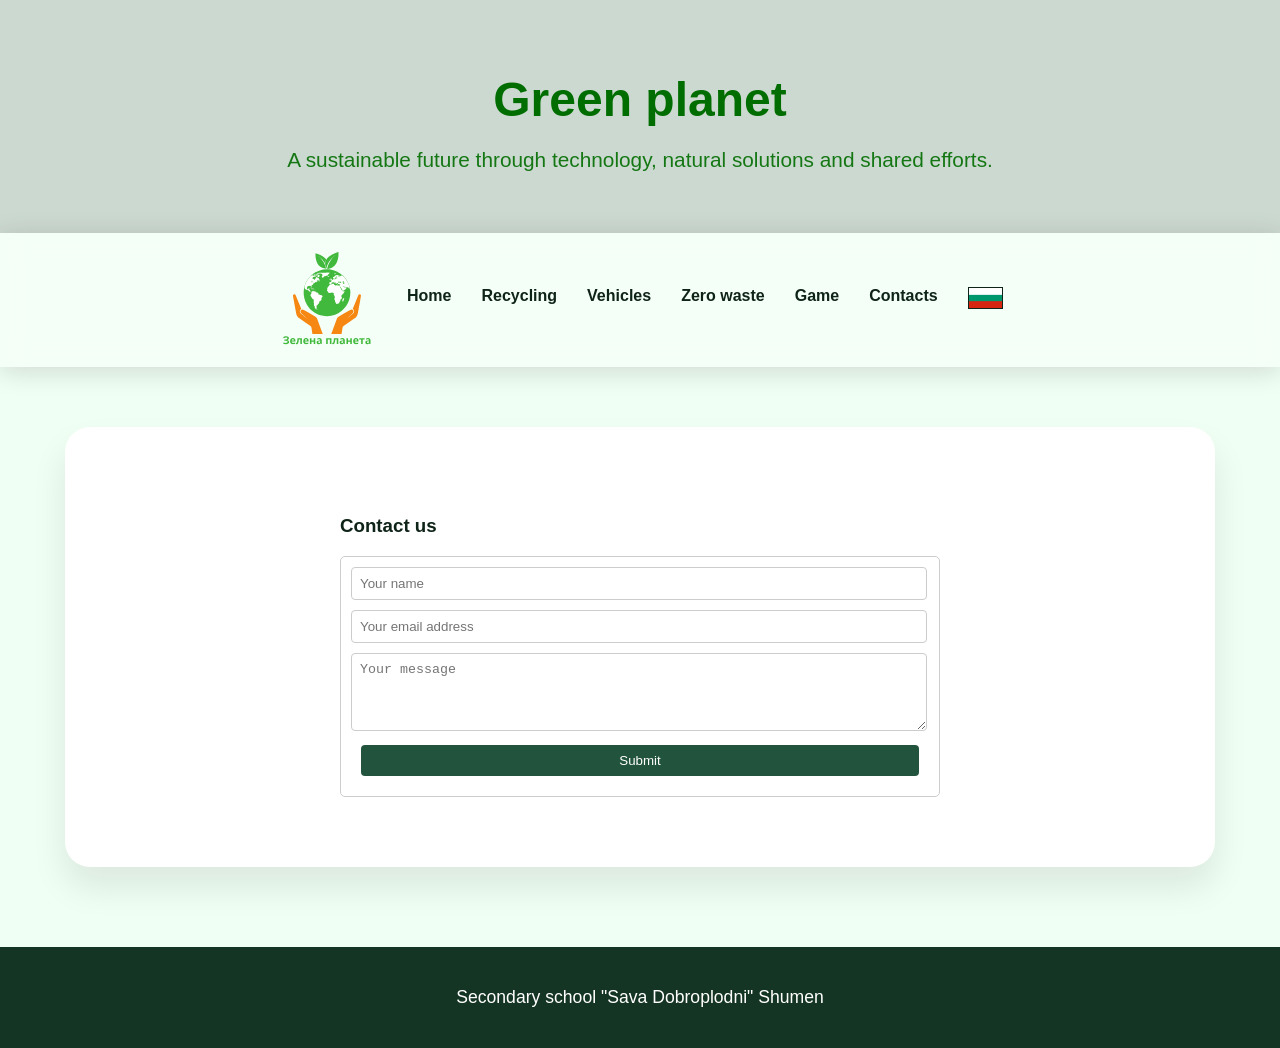
<file: en/contacts.html>
<!DOCTYPE html>
<html lang="bg">
<head>
  <meta charset="UTF-8" />
  <meta name="viewport" content="width=device-width, initial-scale=1.0" />
  <meta name="description" content="Сайт съдържащ информация за устойчиво бъдеще чрез технологии природни решения и общи усилия за нашата зелена планета." />
	<meta name="keywords" content="зелена,планета,рециклиране, превозни,средства,електромобили,околна среда,нулев,отпадък" />
	<meta name="author" content="Viktor i Teomir" />
	<meta name="classification" content="education" />
  <title>Green planet</title>
 <link rel="stylesheet" href="Styles/style.css">
<link rel="icon" href="images/logo_tab.png" sizes="32x32" >
  <script>
    function toggleMenu() {
      document.querySelector('.menu').classList.toggle('show');
    }
  </script>
</head>
<body>
  <header>
    <h1>Green planet</h1>
    <p>A sustainable future through technology, natural solutions and shared efforts.</p>
  </header>

  <nav>
    <div class="logo">  <img src="images/logo.svg"  /></div>

    <div class="menu">
      <a href="index.html">Home</a>
	  <a href="recycle.html">Recycling</a>
      <a href="el.vehicles.html">Vehicles</a>
	  <a href="zero_waste.html">Zero waste</a>
	  <a href="games_memory.html">Game</a>
      <a href="contacts.html">Contacts</a>
	  <a href="../kontakti.html" class="flag">
	  <img src="images/flagbg.png" height="20" border="1px">
	  </a>
    </div>

    
  </nav>

 
  <section id="resources" class="section">
   <section id="contact">
  <h1>Contact us</h1>

  <form action="https://formsubmit.co/83a44c254eef5ec277ff828d39d5be11" method="POST" />
    <input id="name" type="text" name="name" placeholder="Your name" required>
    <input id="email" type="email" name="email" placeholder="Your email address" required>
    <textarea id="feedback" name="feedback" placeholder="Your message" rows="4" cols="50" required></textarea>
	<center>
    <input type="submit" value="Submit">
	</center>
  </form>
  
</section>
  </section>

  <footer>Secondary school "Sava Dobroplodni" Shumen</footer>
</body>
</html>
</file>
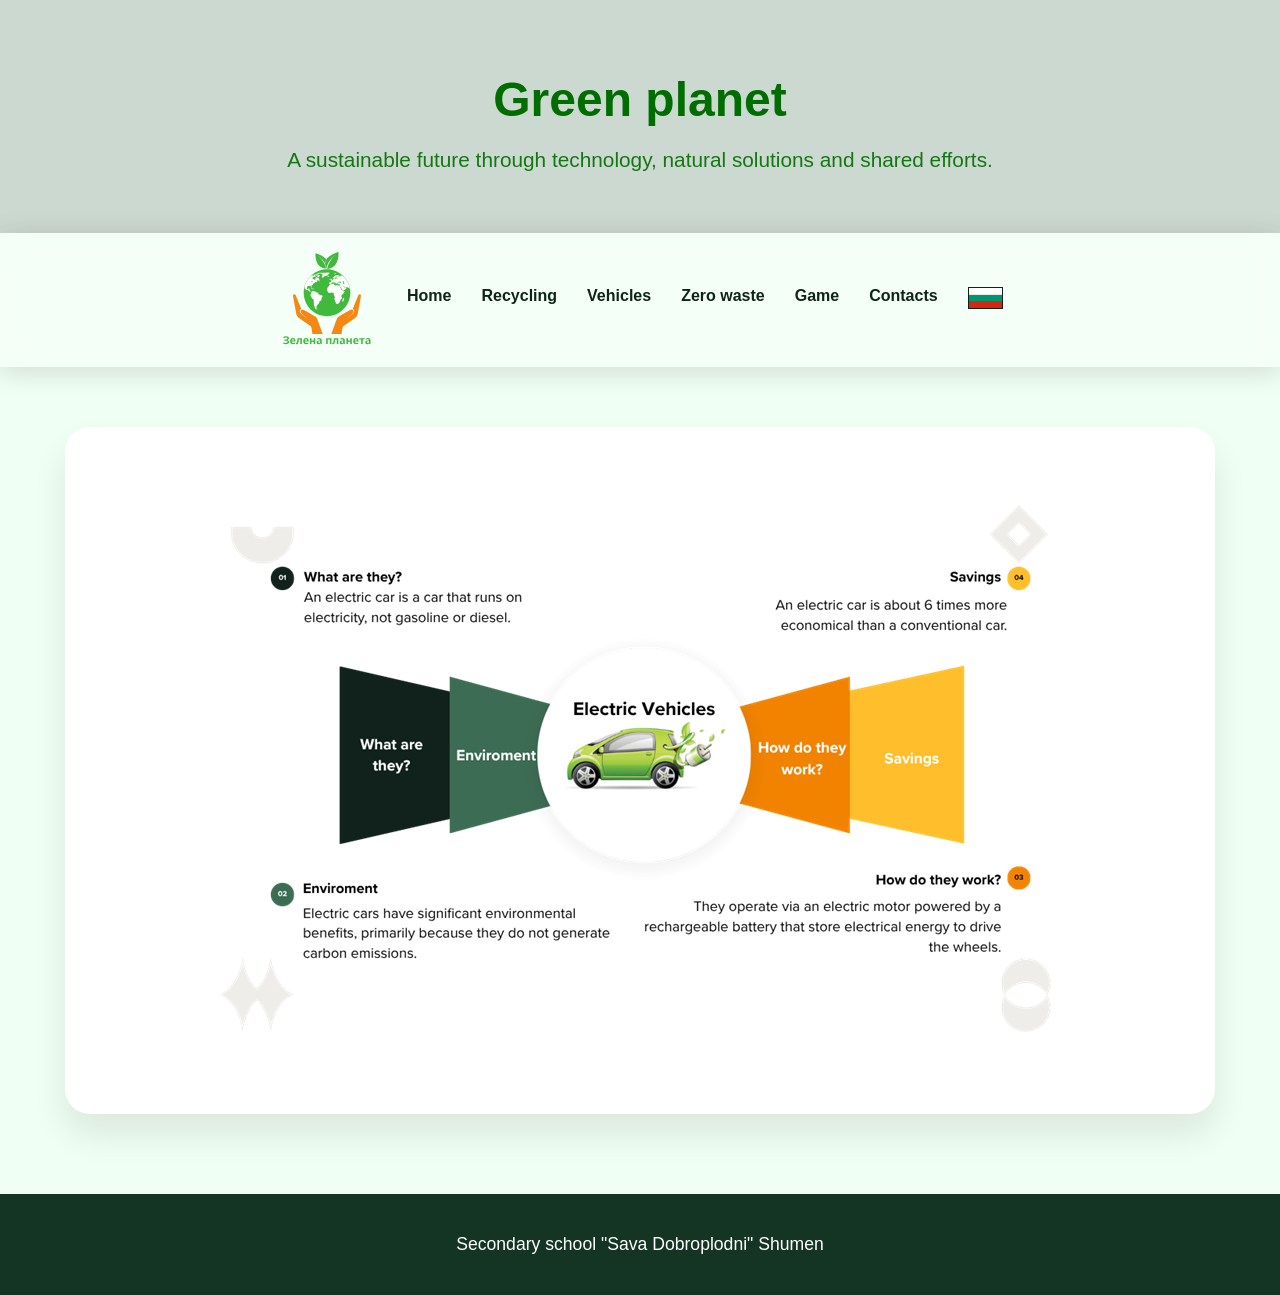
<file: en/el.vehicles.html>
<!DOCTYPE html>
<html lang="bg">
<head>
  <meta charset="UTF-8" />
  <meta name="viewport" content="width=device-width, initial-scale=1.0" />
  <meta name="description" content="A site containing information about sustainable future through technology, natural solutions and common efforts for our green planet." />
	<meta name="keywords" content="green, planet, recycling, vehicles, electric cars, environment, zero, waste" />
	<meta name="author" content="Viktor i Teomir" />
	<meta name="classification" content="education" />
  <title>Green planet</title>
 <link rel="stylesheet" href="Styles/style.css">
<script type="text/javascript" src="JavaScript/window_kakvo_e.js"></script> 
<script type="text/javascript" src="JavaScript/window_okolna_sreda.js"></script>
<script type="text/javascript" src="JavaScript/window_kak_rabotiat.js"></script>
<script type="text/javascript" src="JavaScript/window_ikonomii.js"></script>
<link rel="icon" href="images/logo_tab.png" sizes="32x32" >
  <script>
    function toggleMenu() {
      document.querySelector('.menu').classList.toggle('show');
    }
  </script
  <link rel="icon" href="logo_tab.png" sizes="32x32" >
</head>
<body>
  <header>
    <h1>Green planet</h1>
    <p>A sustainable future through technology, natural solutions and shared efforts.</p>
  </header>

  <nav>
    <div class="logo">  <img src="images/logo.svg"  /></div>

    <div class="menu">
      <a href="index.html">Home</a>
	  <a href="recycle.html">Recycling</a>
      <a href="el.vehicles.html">Vehicles</a>
	  <a href="zero_waste.html">Zero waste</a>
	  <a href="games_memory.html">Game</a>
      <a href="contacts.html">Contacts</a>
	  <a href="../el.koli.html" class="flag">
	  <img src="images/flagbg.png" height="20" border="1px">
	  </a>
    </div>
	
  
  </nav>
 
  
  <section id="resources" class="section">
  <div style="display: flex; justify-content: center;align-items: center;">
   <img src="images/process_cars.png" usemap="#carta_cars"> 
			<map name="carta_cars">
  
				<area shape="rect" coords="142,239,207,276" href="" onclick="popup_kakvo_e()" >
				<area shape="rect" coords="238,249,321,266" href="" onclick="popup_okolna_sreda()">
				
				<area shape="rect" coords="541,243,631,283" href="" onclick="popup_kak_rabotiat()">
				
				<area shape="rect" coords="660,250,740,280" href="" onclick="popup_ikonomii()">
				
				
			</map>
   </div>
  </section>

  <footer>Secondary school "Sava Dobroplodni" Shumen</footer>
</body>
</html>
</file>
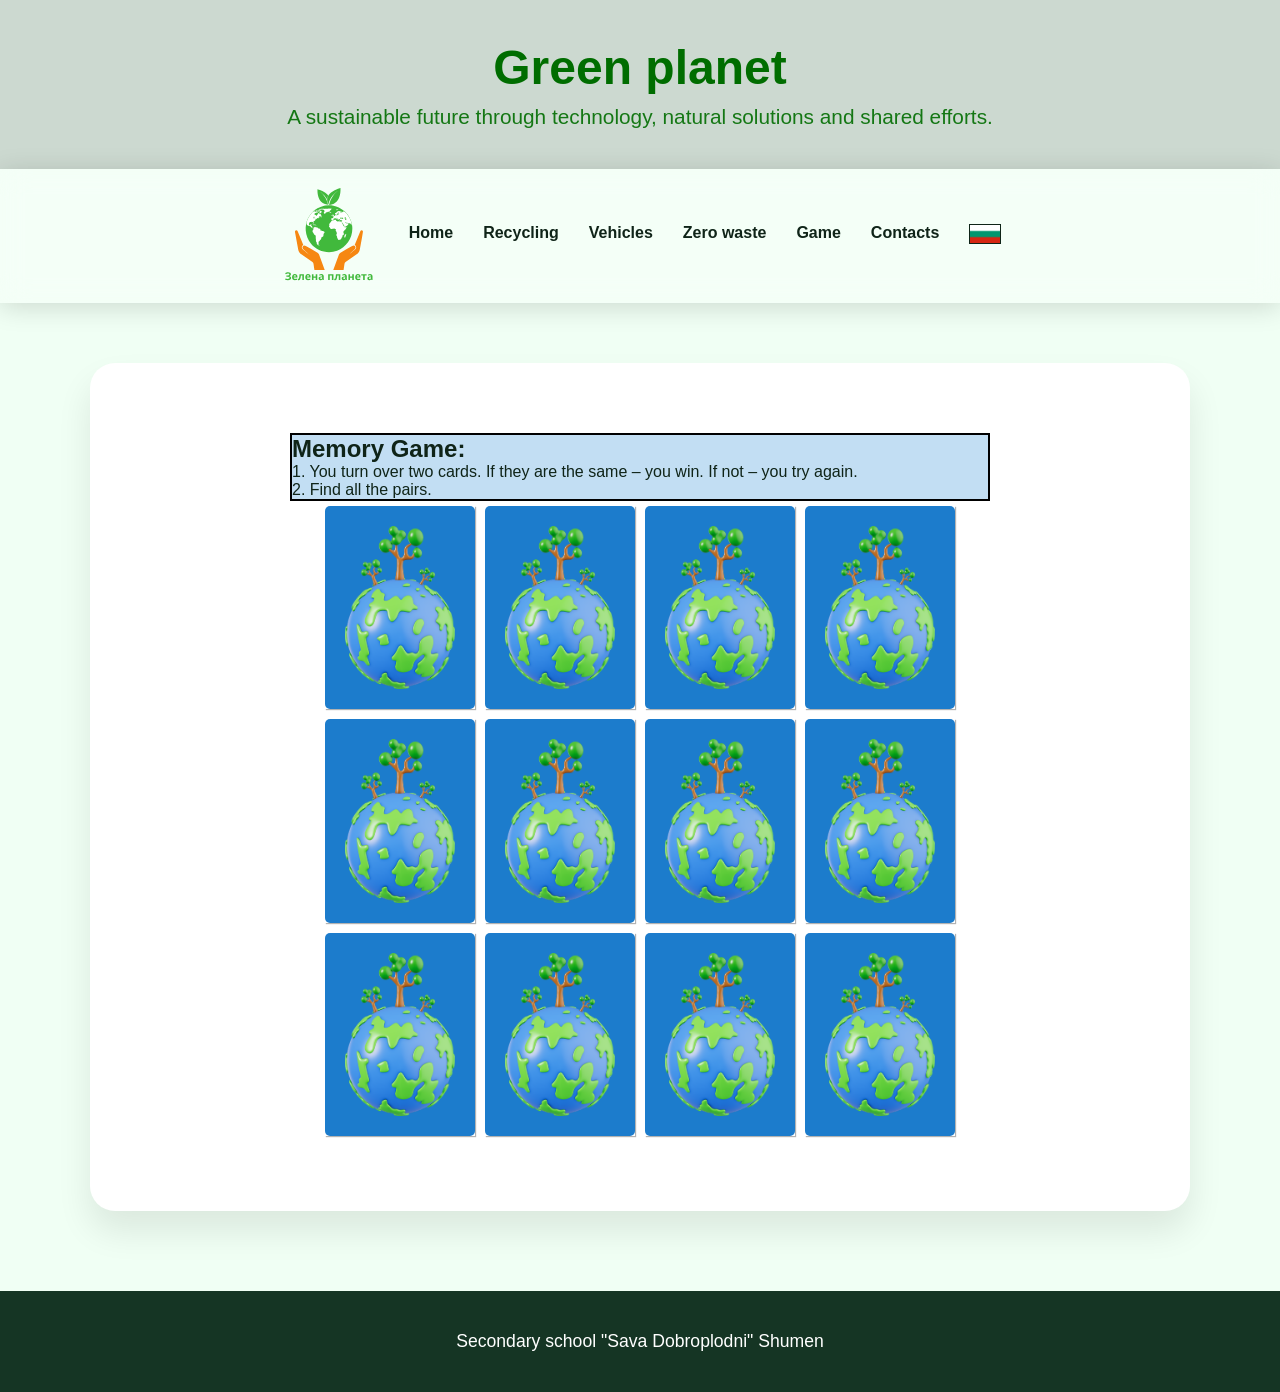
<file: en/games_memory.html>
<!DOCTYPE html>
<html lang="bg">
<head>
  <meta charset="UTF-8" />
  <meta name="viewport" content="width=device-width, initial-scale=1.0" />
  <meta name="description" content="Сайт съдържащ информация за устойчиво бъдеще чрез технологии природни решения и общи усилия за нашата зелена планета." />
	<meta name="keywords" content="зелена,планета,рециклиране, превозни,средства,електромобили,околна среда,нулев,отпадък" />
	<meta name="author" content="Viktor i Teomir" />
	<meta name="classification" content="education" />
  <title>Green planet</title>
 <link rel="stylesheet" href="Styles/style.css">
  <link rel="stylesheet" href="Styles/styles_memory.css">
<link rel="icon" href="images/logo_tab.png" sizes="32x32" >
 
</head>
<body>
  <header>
    <h1>Green planet</h1>
    <p>A sustainable future through technology, natural solutions and shared efforts.</p>
  </header>

  <nav>
    <div class="logo">  <img src="images/logo.svg"  /></div>

 <div class="menu">
      <a href="index.html">Home</a>
	  <a href="recycle.html">Recycling</a>
      <a href="el.vehicles.html">Vehicles</a>
	  <a href="zero_waste.html">Zero waste</a>
	  <a href="games_memory.html">Game</a>
      <a href="contacts.html">Contacts</a>
	  <a href="../games_memory.html" class="flag">
	  <img src="images/flagbg.png" height="20" border="1px">
	  </a>
    </div>
	
    
  </nav>
  
 <section id="resources" class="section">
 
 <div style="max-width:700px;margin: 0 auto;background-color: #c2def3;border: 2px solid black">
 <h1>Memory Game:</h1>
 <p>
1. You turn over two cards. If they are the same – you win. If not – you try again.<br>
2. Find all the pairs.
</p>
</div>
 <div class="memory-game">
 
    <div class="memory-card" data-framework="aurelia">
      <img class="front-face" src="images/1.png" alt="Aurelia" />
      <img class="back-face" src="images/top.png" alt="JS Badge" />
    </div>
    <div class="memory-card" data-framework="aurelia">
      <img class="front-face" src="images/1.png" alt="Aurelia" />
      <img class="back-face" src="images/top.png" alt="JS Badge" />
    </div>

    <div class="memory-card" data-framework="vue">
      <img class="front-face" src="images/2.png" alt="Vue" />
      <img class="back-face" src="images/top.png" alt="JS Badge" />
    </div>
    <div class="memory-card" data-framework="vue">
      <img class="front-face" src="images/2.png" alt="Vue" />
      <img class="back-face" src="images/top.png" alt="JS Badge" />
    </div>

    <div class="memory-card" data-framework="angular">
      <img class="front-face" src="images/3.png" alt="Angular" />
      <img class="back-face" src="images/top.png" alt="JS Badge" />
    </div>
    <div class="memory-card" data-framework="angular">
      <img class="front-face" src="images/3.png" alt="Angular" />
      <img class="back-face" src="images/top.png" alt="JS Badge" />
    </div>

    <div class="memory-card" data-framework="ember">
      <img class="front-face" src="images/4.png" alt="Ember" />
      <img class="back-face" src="images/top.png" alt="JS Badge" />
    </div>
    <div class="memory-card" data-framework="ember">
      <img class="front-face" src="images/4.png" alt="Ember" />
      <img class="back-face" src="images/top.png" alt="JS Badge" />
    </div>

    <div class="memory-card" data-framework="backbone">
      <img class="front-face" src="images/5.png" alt="Backbone" />
      <img class="back-face" src="images/top.png" alt="JS Badge" />
    </div>
    <div class="memory-card" data-framework="backbone">
      <img class="front-face" src="images/5.png" alt="Backbone" />
      <img class="back-face" src="images/top.png" alt="JS Badge" />
    </div>

    <div class="memory-card" data-framework="react">
      <img class="front-face" src="images/6.png" alt="React" />
      <img class="back-face" src="images/top.png" alt="JS Badge" />
    </div>
    <div class="memory-card" data-framework="react">
      <img class="front-face" src="images/6.png" alt="React" />
      <img class="back-face" src="images/top.png" alt="JS Badge" />
    </div>

  </div>
  
   
  </section>
  
 <script src="JavaScript/scripts_memory.js"></script>
  <footer>Secondary school "Sava Dobroplodni" Shumen</footer>
</body>
</html>
</file>
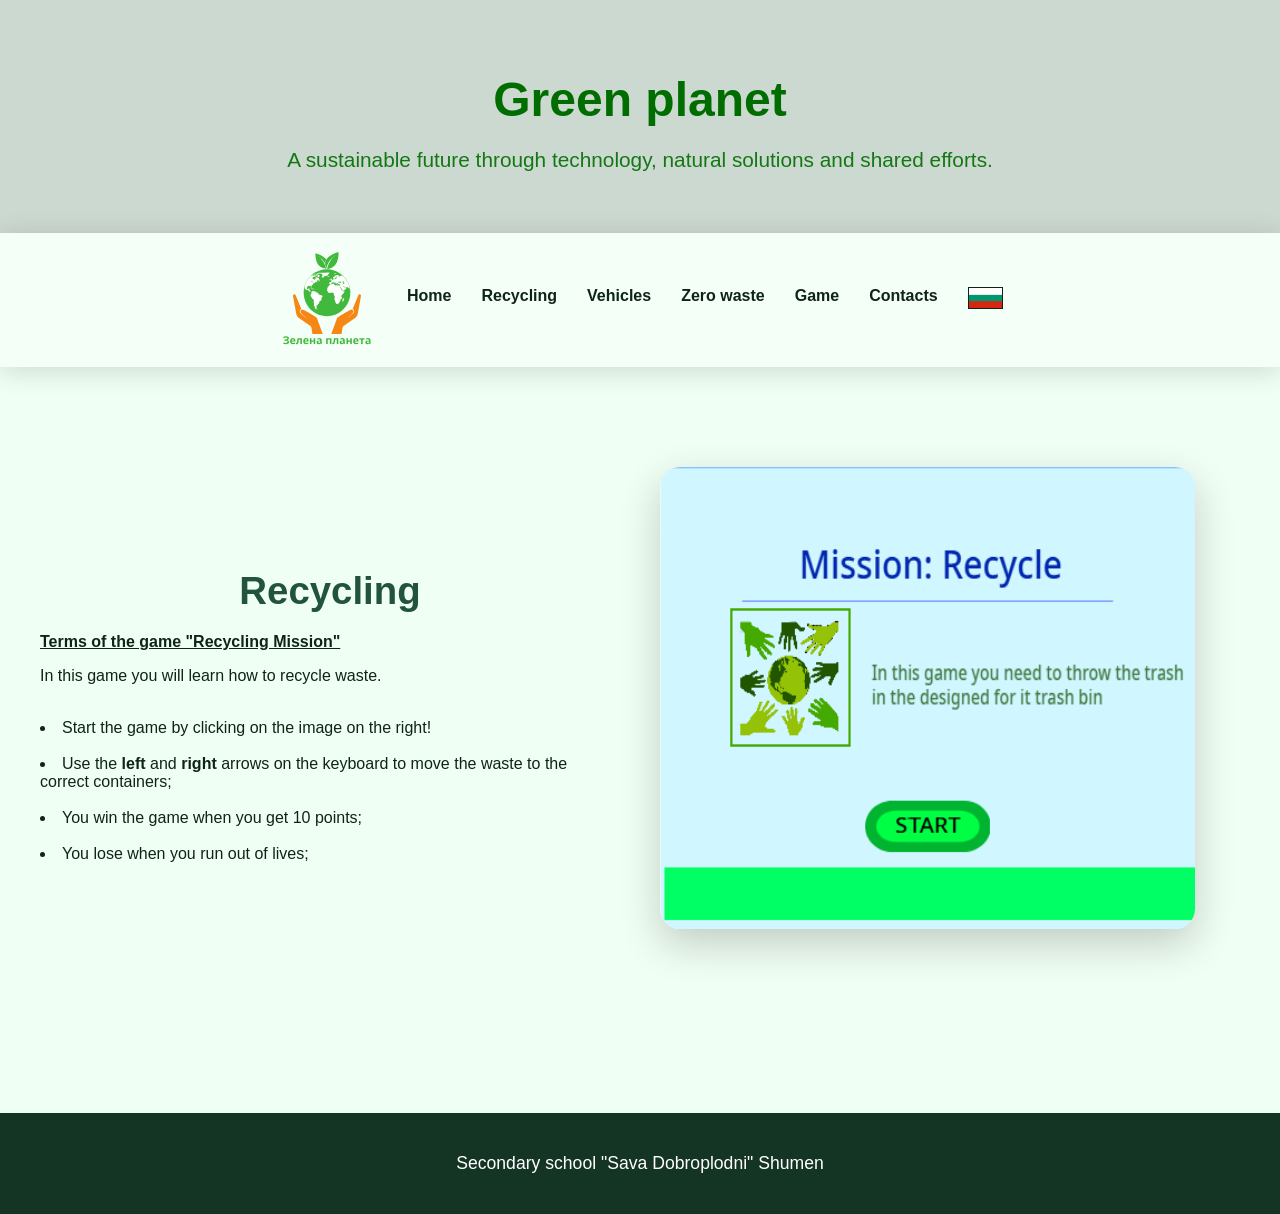
<file: en/recycle.html>
<!DOCTYPE html>
<html lang="bg">
<head>
  <meta charset="UTF-8" />
  
  <meta name="viewport" content="width=device-width, initial-scale=1.0">
	<meta name="description" content="Сайт съдържащ информация за устойчиво бъдеще чрез технологии природни решения и общи усилия за нашата зелена планета." />
	<meta name="keywords" content="зелена,планета,рециклиране, превозни,средства,електромобили,околна среда,нулев,отпадък" />
	<meta name="author" content="Viktor i Teomir" />
	<meta name="classification" content="education" />
  <title>Green planet</title>
 <link rel="stylesheet" href="Styles/style.css">
<link rel="icon" href="images/logo_tab.png" sizes="32x32" >
  <script>
    function toggleMenu() {
      document.querySelector('.menu').classList.toggle('show');
    }
  </script>
</head>
<body>
  <header>
    <h1>Green planet</h1>
    <p>A sustainable future through technology, natural solutions and shared efforts.</p>
  </header>

  <nav>
    <div class="logo">  <img src="images/logo.svg"  /></div>

    <div class="menu">
      <a href="index.html">Home</a>
	  <a href="recycle.html">Recycling</a>
      <a href="el.vehicles.html">Vehicles</a>
	  <a href="zero_waste.html">Zero waste</a>
	  <a href="games_memory.html">Game</a>
      <a href="contacts.html">Contacts</a>
	  <a href="../reciklirane.html" class="flag">
	  <img src="images/flagbg.png" height="20" border="1px">
	  </a>
    </div>
	
    
  </nav>

  <section class="hero">
    <div>
      <h2>Recycling</h2>
	<p><b><u>Terms of the game "Recycling Mission"</u></b></p>
	<p>In this game you will learn how to recycle waste.<br><br>

<li>Start the game by clicking on the image on the right!</li>
<br>
<li>Use the <b>left</b> and <b>right</b> arrows on the keyboard to move the waste to the correct containers; </li>
<br><li> You win the game when you get 10 points;</li>
<br><li>You lose when you run out of lives;</li>
    </div>
<a href="https://scratch.mit.edu/projects/1283141462/fullscreen">
<img src="images/reciklirane.png" width="535" height="462">	
</a>

   
  </section>

  

  <footer>Secondary school "Sava Dobroplodni" Shumen</footer>
</body>
</html>
</file>
<file: Styles/style.css>
:root {
      --green-1: #22543d;
      --green-2: #38a169;
      --green-3: #9ae6b4;
      --green-4: #f0fff4;
      --glass: rgba(255, 255, 255, 0.28);
      --blur: blur(14px);
    }
.list {
  list-style: none;
  padding-left: 0;
   text-indent: 3px;
}
.list li::before {
  content: "✓ ";
  color: green;
  font-weight: bold;
  
}
#contact {
  max-width: 600px;
  margin: auto;
}

input, textarea {
 /* width: 100%;*/
  margin-bottom: 10px;
  padding: 10px;
}
    body {
      margin: 0;
      font-family: "Inter", sans-serif;
      background: var(--green-4);
      color: #0f2418;
      scroll-behavior: smooth;
    }

   
    header {
      padding: 40px 20px;
      text-align: center;
      position: relative;
      color: green;
    }

    header::after {
      content: "";
      position: absolute;
      inset: 0;
      background: rgba(0,0,0,0.15);
    }

    header h1, header p {
      position: relative;
      animation: fadeIn 1.2s ease;
    }

    @keyframes fadeIn {
      from { opacity: 0; transform: translateY(-20px); }
      to { opacity: 1; transform: translateY(0); }
    }

    header h1 {
      font-size: 3rem;
      font-weight: 800;
      margin-bottom: 10px;
    }

    header p {
      font-size: 1.3rem;
      opacity: 0.9;
    }

    nav {
      position:sticky;
      top: 0;
      backdrop-filter: var(--blur);
      background: var(--glass);
      padding: 15px 30px;
      display: flex;
      justify-content: center;
      align-items: center;
      box-shadow: 0 4px 25px rgba(0,0,0,0.15);
      z-index: 50;
    }

    .logo {
      
     margin-right: 30px;
	  
    }

    .menu {
      display: flex;
	  margin: 0;
      gap: 30px;
    }

    .menu a {
      color: #0f2418;
      text-decoration: none;
      font-weight: 600;
      transition: 0.3s;
    }

    .menu a:hover {
      color: var(--green-3);
    }

    

    @media (max-width: 768px) {
      .menu {
        display: none;
        position: absolute;
        right: 20px;
        top: 70px;
        flex-direction: column;
        background: var(--glass);
        padding: 20px;
        border-radius: 15px;
        backdrop-filter: var(--blur);
        box-shadow: 0 10px 30px rgba(0,0,0,0.2);
      }
      .menu.show {
        display: flex;
      }
     
    }

    /* HERO GRID */
    .hero {
      padding: 100px 20px;
      max-width: 1200px;
      margin: auto;
      display: grid;
      grid-template-columns: 1fr 1fr;
      gap: 40px;
      align-items: center;
      animation: fadeUp 1.2s ease;
    }

    @keyframes fadeUp {
      from { opacity: 0; transform: translateY(35px); }
      to { opacity: 1; transform: translateY(0); }
    }

    .hero img {
     /* width: 100%;*/
      border-radius: 20px;
      box-shadow: 0 15px 40px rgba(0,0,0,0.2);
	  
    }

    @media (max-width: 900px) {
      .hero { grid-template-columns: 1fr; text-align: center; }
    }

    .section {
      padding: 70px 25px;
      max-width: 1100px;
      margin: 60px auto;
      background: white;
      border-radius: 25px;
      box-shadow: 0 20px 35px rgba(0,0,0,0.09);
      transition: 0.5s;
      animation: fadeUp 1s ease;
    }

    .section:hover {
      transform: translateY(-10px) scale(1.015);
    }

    h2 {
      font-size: 2.4rem;
      color: var(--green-1);
      margin-bottom: 20px;
      text-align: center;
    }

    .icons {
      display: flex;
      justify-content: center;
      gap: 50px;
      margin-top: 20px;
      font-size: 3rem;
    }

    footer {
      text-align: center;
      padding: 40px;
      background: #153524;
      color: white;
      margin-top: 80px;
      font-size: 1.1rem;
    }
	
	form {
       
        max-width: 800px;
        
        margin: auto;
        
        padding: 10px;
        
        border: 1px solid #ccc;
        
        border-radius: 5px;
    }

    label {
        
        display: block;
       
       margin-bottom: 5px;
    }

    input, textarea {
        
        width: 96.5%;
        
        padding: 8px;
        
        margin-bottom: 10px;
        
        border: 1px solid #ccc;
        
        border-radius: 4px;
    }

    input[type="submit"] {
        
        background-color: #22543d;
        
        color: white;

        border: none;
        
        cursor: pointer;
    }

    input[type="submit"]:hover {
        
        background-color: #3d2a24;
</file>
<file: en/Styles/style.css>
:root {
      --green-1: #22543d;
      --green-2: #38a169;
      --green-3: #9ae6b4;
      --green-4: #f0fff4;
      --glass: rgba(255, 255, 255, 0.28);
      --blur: blur(14px);
    }
.list {
  list-style: none;
  padding-left: 0;
   text-indent: 3px;
}
.list li::before {
  content: "✓ ";
  color: green;
  font-weight: bold;
  
}
#contact {
  max-width: 600px;
  margin: auto;
}

input, textarea {
 /* width: 100%;*/
  margin-bottom: 10px;
  padding: 10px;
}
    body {
      margin: 0;
      font-family: "Inter", sans-serif;
      background: var(--green-4);
      color: #0f2418;
      scroll-behavior: smooth;
    }

   
    header {
      padding: 40px 20px;
      text-align: center;
      position: relative;
      color: green;
    }

    header::after {
      content: "";
      position: absolute;
      inset: 0;
      background: rgba(0,0,0,0.15);
    }

    header h1, header p {
      position: relative;
      animation: fadeIn 1.2s ease;
    }

    @keyframes fadeIn {
      from { opacity: 0; transform: translateY(-20px); }
      to { opacity: 1; transform: translateY(0); }
    }

    header h1 {
      font-size: 3rem;
      font-weight: 800;
      margin-bottom: 10px;
    }

    header p {
      font-size: 1.3rem;
      opacity: 0.9;
    }

    nav {
      position:sticky;
      top: 0;
      backdrop-filter: var(--blur);
      background: var(--glass);
      padding: 15px 30px;
      display: flex;
      justify-content: center;
      align-items: center;
      box-shadow: 0 4px 25px rgba(0,0,0,0.15);
      z-index: 50;
    }

    .logo {
      
     margin-right: 30px;
	  
    }

    .menu {
      display: flex;
	  margin: 0;
      gap: 30px;
    }

    .menu a {
      color: #0f2418;
      text-decoration: none;
      font-weight: 600;
      transition: 0.3s;
    }

    .menu a:hover {
      color: var(--green-3);
    }

    

    @media (max-width: 768px) {
      .menu {
        display: none;
        position: absolute;
        right: 20px;
        top: 70px;
        flex-direction: column;
        background: var(--glass);
        padding: 20px;
        border-radius: 15px;
        backdrop-filter: var(--blur);
        box-shadow: 0 10px 30px rgba(0,0,0,0.2);
      }
      .menu.show {
        display: flex;
      }
     
    }

    /* HERO GRID */
    .hero {
      padding: 100px 20px;
      max-width: 1200px;
      margin: auto;
      display: grid;
      grid-template-columns: 1fr 1fr;
      gap: 40px;
      align-items: center;
      animation: fadeUp 1.2s ease;
    }

    @keyframes fadeUp {
      from { opacity: 0; transform: translateY(35px); }
      to { opacity: 1; transform: translateY(0); }
    }

    .hero img {
     /* width: 100%;*/
      border-radius: 20px;
      box-shadow: 0 15px 40px rgba(0,0,0,0.2);
	  
    }

    @media (max-width: 900px) {
      .hero { grid-template-columns: 1fr; text-align: center; }
    }

    .section {
      padding: 70px 25px;
      max-width: 1100px;
      margin: 60px auto;
      background: white;
      border-radius: 25px;
      box-shadow: 0 20px 35px rgba(0,0,0,0.09);
      transition: 0.5s;
      animation: fadeUp 1s ease;
    }

    .section:hover {
      transform: translateY(-10px) scale(1.015);
    }

    h2 {
      font-size: 2.4rem;
      color: var(--green-1);
      margin-bottom: 20px;
      text-align: center;
    }

    .icons {
      display: flex;
      justify-content: center;
      gap: 50px;
      margin-top: 20px;
      font-size: 3rem;
    }

    footer {
      text-align: center;
      padding: 40px;
      background: #153524;
      color: white;
      margin-top: 80px;
      font-size: 1.1rem;
    }
	
	form {
       
        max-width: 800px;
        
        margin: auto;
        
        padding: 10px;
        
        border: 1px solid #ccc;
        
        border-radius: 5px;
    }

    label {
        
        display: block;
       
       margin-bottom: 5px;
    }

    input, textarea {
        
        width: 96.5%;
        
        padding: 8px;
        
        margin-bottom: 10px;
        
        border: 1px solid #ccc;
        
        border-radius: 4px;
    }

    input[type="submit"] {
        
        background-color: #22543d;
        
        color: white;

        border: none;
        
        cursor: pointer;
    }

    input[type="submit"]:hover {
        
        background-color: #3d2a24;
	.nav-btn {
  outline: none;
  border: none;
}

.nav-btn:focus {
  outline: 2px solid #4CAF50; /* custom visible focus */
}

.menu .flag {
  margin-left: auto;
}
</file>
<file: Styles/styles_memory.css>
* {
  padding: 0;
  margin: 0;
  box-sizing: border-box;
}
/*
body {
  height: 100vh;
  display: flex;
  background: #060AB2;
}
*/

.memory-game {
  max-width: 640px;
  
 height: 640px;
  margin: auto;
  display: flex;
  flex-wrap: wrap;
  perspective: 1000px;
}
/*
.memory-game {
  width: 640px;
  aspect-ratio: 1 / 1;
  display: flex;
  flex-wrap: wrap;
  perspective: 1000px;
}
*/
.memory-card {
  width: calc(25% - 10px);
  height: calc(33.333% - 10px);
  margin: 5px;
  position: relative;
  transform: scale(1);
  transform-style: preserve-3d;
  transition: transform .5s;
  box-shadow: 1px 1px 1px rgba(0,0,0,.3);
}

.memory-card:active {
  transform: scale(0.97);
  transition: transform .2s;
}

.memory-card.flip {
  transform: rotateY(180deg);
}

.front-face,
.back-face {
  width: 100%;
  height: 100%;
  padding: 20px;
  position: absolute;
  border-radius: 5px;
  background: #1C7CCC;
  backface-visibility: hidden;
}

.front-face {
  transform: rotateY(180deg);
}
</file>
<file: en/Styles/styles_memory.css>
* {
  padding: 0;
  margin: 0;
  box-sizing: border-box;
}
/*
body {
  height: 100vh;
  display: flex;
  background: #060AB2;
}
*/

.memory-game {
  max-width: 640px;
  
 height: 640px;
  margin: auto;
  display: flex;
  flex-wrap: wrap;
  perspective: 1000px;
}
/*
.memory-game {
  width: 640px;
  aspect-ratio: 1 / 1;
  display: flex;
  flex-wrap: wrap;
  perspective: 1000px;
}
*/
.memory-card {
  width: calc(25% - 10px);
  height: calc(33.333% - 10px);
  margin: 5px;
  position: relative;
  transform: scale(1);
  transform-style: preserve-3d;
  transition: transform .5s;
  box-shadow: 1px 1px 1px rgba(0,0,0,.3);
}

.memory-card:active {
  transform: scale(0.97);
  transition: transform .2s;
}

.memory-card.flip {
  transform: rotateY(180deg);
}

.front-face,
.back-face {
  width: 100%;
  height: 100%;
  padding: 20px;
  position: absolute;
  border-radius: 5px;
  background: #1C7CCC;
  backface-visibility: hidden;
}

.front-face {
  transform: rotateY(180deg);
}
</file>
